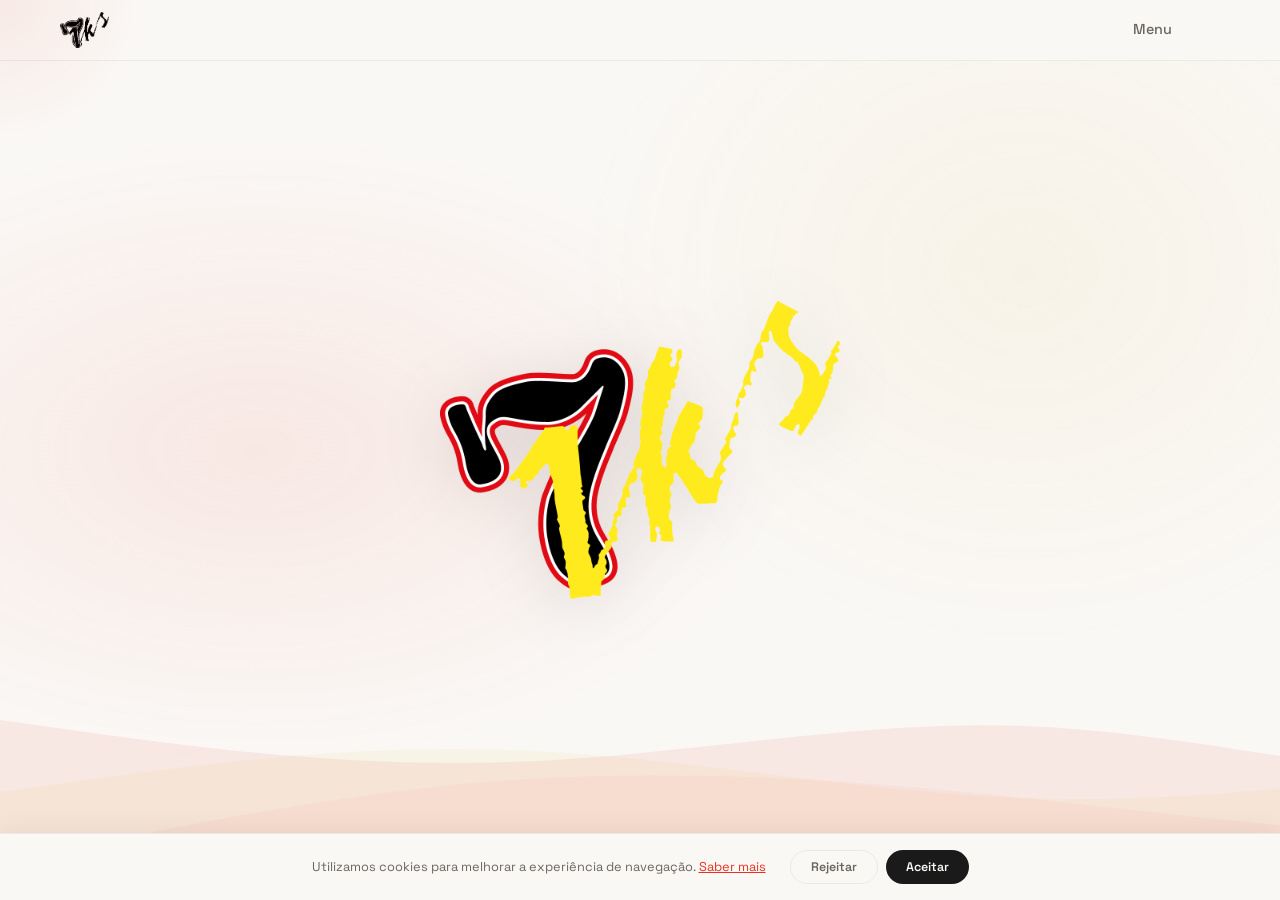
<file: index.html>
<!DOCTYPE html>
<html lang="pt">
<head>
    <meta charset="UTF-8">
    <!-- Google Tag Manager -->
    <script>(function(w,d,s,l,i){w[l]=w[l]||[];w[l].push({'gtm.start':
    new Date().getTime(),event:'gtm.js'});var f=d.getElementsByTagName(s)[0],
    j=d.createElement(s),dl=l!='dataLayer'?'&l='+l:'';j.async=true;j.src=
    'https://www.googletagmanager.com/gtm.js?id='+i+dl;f.parentNode.insertBefore(j,f);
    })(window,document,'script','dataLayer','GTM-W7SRKCGZ');</script>
    <!-- End Google Tag Manager -->
    <meta name="viewport" content="width=device-width, initial-scale=1.0">
    <title>7IKS - Bar e Café | Nazaré</title>
    <meta name="description" content="7IKS é um bar e café na Nazaré, Portugal.">
    <meta name="keywords" content="café Nazaré, bar Nazaré, cerveja Nazaré, cocktails Nazaré, 7IKS, 7 IKS, café bar Nazaré, Praça Sousa Oliveira">
    <meta name="robots" content="index, follow">
    <link rel="canonical" href="https://7iks.pt/">
    <meta name="author" content="7 IKS">
    <meta name="geo.region" content="PT-10">
    <meta name="geo.placename" content="Nazaré">
    <meta name="geo.position" content="39.601999;-9.073535">
    <meta name="ICBM" content="39.601999, -9.073535">

    <!-- Open Graph / Facebook -->
    <meta property="og:type" content="website">
    <meta property="og:url" content="https://7iks.pt/">
    <meta property="og:title" content="7IKS - Bar e Café | Nazaré">
    <meta property="og:description" content="7IKS é um bar e café na Nazaré, Portugal.">
    <meta property="og:image" content="https://7iks.pt/7iks_logo.jpg">
    <meta property="og:image:type" content="image/jpeg">
    <meta property="og:image:width" content="1000">
    <meta property="og:image:height" content="1000">
    <meta property="og:locale" content="pt_PT">
    <meta property="og:locale:alternate" content="en_GB">
    <meta property="og:site_name" content="7 IKS">

    <!-- Twitter Card -->
    <meta name="twitter:card" content="summary">
    <meta name="twitter:title" content="7IKS - Bar e Café | Nazaré">
    <meta name="twitter:description" content="7IKS é um bar e café na Nazaré, Portugal.">
    <meta name="twitter:image" content="https://7iks.pt/7iks_logo.jpg">

    <link rel="icon" type="image/svg+xml" href="7iks-favicon.ico">
    <link rel="preconnect" href="https://fonts.googleapis.com">
    <link rel="preconnect" href="https://fonts.gstatic.com" crossorigin>
    <link href="https://fonts.googleapis.com/css2?family=Space+Grotesk:wght@300;400;500;600;700&family=Syne:wght@400;500;600;700;800&display=swap" rel="stylesheet">
    <link rel="stylesheet" href="style.css">

    <!-- Structured Data — Local Business -->
    <script type="application/ld+json">
    {
        "@context": "https://schema.org",
        "@type": "BarOrPub",
        "name": "7 IKS",
        "alternateName": "7Iks",
        "description": "7IKS é um bar e café na Nazaré, Portugal.",
        "url": "https://7iks.pt",
        "email": "geral@7iks.pt",
        "address": {
            "@type": "PostalAddress",
            "streetAddress": "Praça Sousa Oliveira 8",
            "addressLocality": "Nazaré",
            "postalCode": "2450-159",
            "addressCountry": "PT"
        },
        "geo": {
            "@type": "GeoCoordinates",
            "latitude": 39.601999,
            "longitude": -9.073535
        },
        "hasMenu": "https://7iks.pt/menu/",
        "servesCuisine": ["Coffee", "Beer", "Cocktails", "Wine"],
        "priceRange": "€€",
        "currenciesAccepted": "EUR",
        "paymentAccepted": "Cash, Credit Card, Debit Card, MB Way",
        "image": "https://7iks.pt/7iks_logo.jpg",
        "sameAs": []
    }
    </script>
</head>
<body data-mode="day" class="home-page">
<!-- Google Tag Manager (noscript) -->
<noscript><iframe src="https://www.googletagmanager.com/ns.html?id=GTM-W7SRKCGZ"
height="0" width="0" style="display:none;visibility:hidden"></iframe></noscript>
<!-- End Google Tag Manager (noscript) -->

    <!-- Cursor follower -->
    <div class="cursor-glow" id="cursorGlow"></div>

    <!-- Wave background -->
    <div class="wave-container" id="waveContainer">
        <svg class="wave wave-1" viewBox="0 0 1440 320" preserveAspectRatio="none">
            <path d="M0,160L48,170.7C96,181,192,203,288,197.3C384,192,480,160,576,165.3C672,171,768,213,864,218.7C960,224,1056,192,1152,165.3C1248,139,1344,117,1392,106.7L1440,96L1440,320L1392,320C1344,320,1248,320,1152,320C1056,320,960,320,864,320C768,320,672,320,576,320C480,320,384,320,288,320C192,320,96,320,48,320L0,320Z"></path>
        </svg>
        <svg class="wave wave-2" viewBox="0 0 1440 320" preserveAspectRatio="none">
            <path d="M0,224L48,213.3C96,203,192,181,288,186.7C384,192,480,224,576,229.3C672,235,768,213,864,192C960,171,1056,149,1152,154.7C1248,160,1344,192,1392,208L1440,224L1440,320L1392,320C1344,320,1248,320,1152,320C1056,320,960,320,864,320C768,320,672,320,576,320C480,320,384,320,288,320C192,320,96,320,48,320L0,320Z"></path>
        </svg>
        <svg class="wave wave-3" viewBox="0 0 1440 320" preserveAspectRatio="none">
            <path d="M0,288L48,272C96,256,192,224,288,213.3C384,203,480,213,576,229.3C672,245,768,267,864,261.3C960,256,1056,224,1152,213.3C1248,203,1344,213,1392,218.7L1440,224L1440,320L1392,320C1344,320,1248,320,1152,320C1056,320,960,320,864,320C768,320,672,320,576,320C480,320,384,320,288,320C192,320,96,320,48,320L0,320Z"></path>
        </svg>
    </div>

    <!-- Navigation -->
    <nav class="nav" id="nav">
        <div class="nav-inner">
            <a href="/" class="nav-logo-img">
                <img src="7iks.png" alt="7Iks" class="nav-logo-image">
            </a>
            <div class="nav-actions">
                <a href="menu/" class="nav-link">Menu</a>
            </div>
        </div>
    </nav>

    <!-- Hero — static fullscreen with centered logo -->
    <section class="hero home-hero" id="hero">
        <div class="hero-content">
            <h1 class="sr-only">7IKS - Bar e Café em Nazaré, Portugal</h1>
            <img src="7iks-logo-01.png" alt="7IKS - Bar e Café em Nazaré" class="home-center-logo" data-nosnippet>
        </div>
        <div class="hero-ambient"></div>
    </section>

    <!-- Footer -->
    <footer class="site-footer">
        <div class="footer-inner">
            <div class="footer-info">
                <span class="footer-name">7 IKS</span>
                <span class="footer-sep">&middot;</span>
                <a href="https://maps.app.goo.gl/gRGPN1h8VQfJtkDP8" target="_blank" rel="noopener" class="footer-link">Praça Sousa Oliveira 8, Nazaré</a>
                <span class="footer-sep">&middot;</span>
                <a href="mailto:geral@7iks.pt" class="footer-link">geral@7iks.pt</a>
            </div>
            <div class="footer-legal">
                <a href="/privacidade/" class="footer-legal-link">Política de Privacidade</a>
                <span class="footer-legal-sep"></span>
                <a href="https://www.livroreclamacoes.pt" target="_blank" rel="noopener" class="footer-legal-link">Livro de Reclamações</a>
            </div>
        </div>
    </footer>

    <!-- Cookie Banner -->
    <div class="cookie-banner" id="cookieBanner">
        <p class="cookie-text">Utilizamos cookies para melhorar a experiência de navegação. <a href="privacidade.html" class="cookie-policy-link">Saber mais</a></p>
        <div class="cookie-actions">
            <button class="cookie-btn cookie-btn-reject" id="cookieReject">Rejeitar</button>
            <button class="cookie-btn cookie-btn-accept" id="cookieAccept">Aceitar</button>
        </div>
    </div>

    <script src="cookies.js"></script>
    <script src="script-home.js"></script>
</body>
</html>
</file>
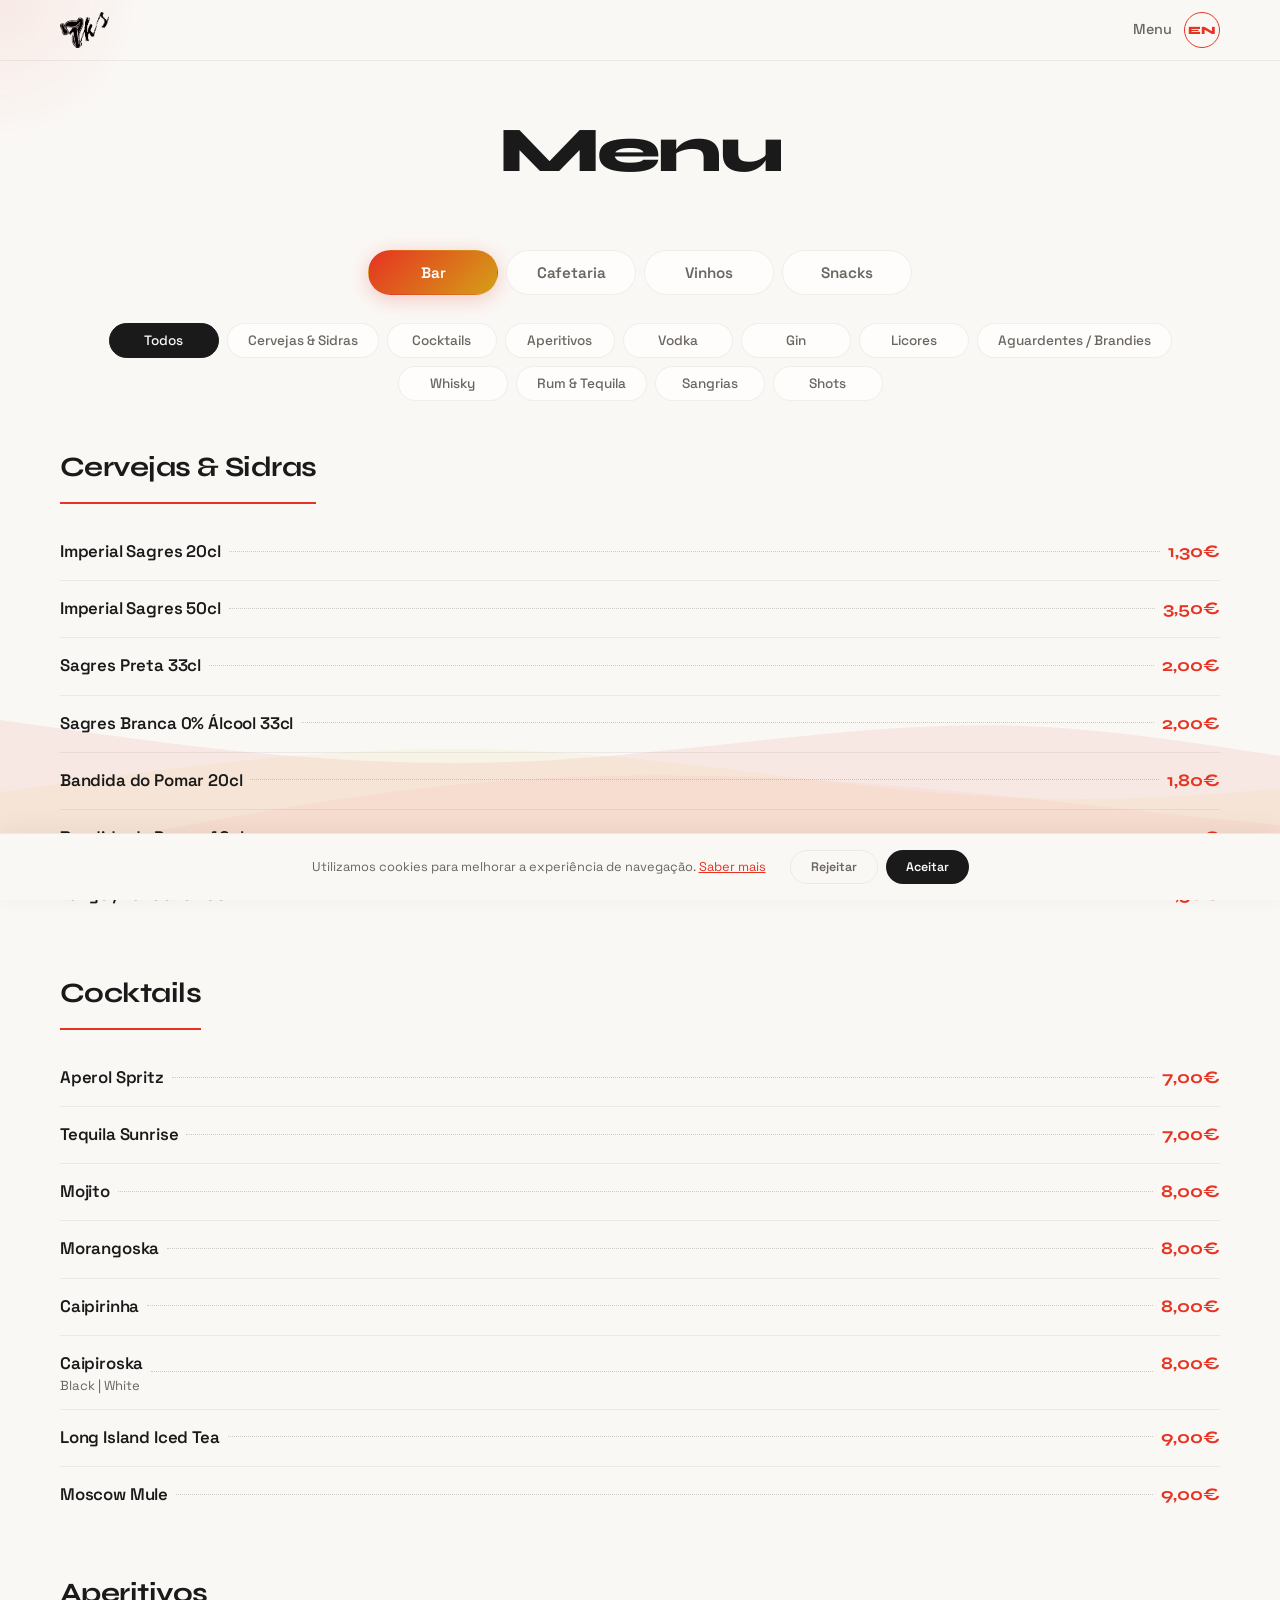
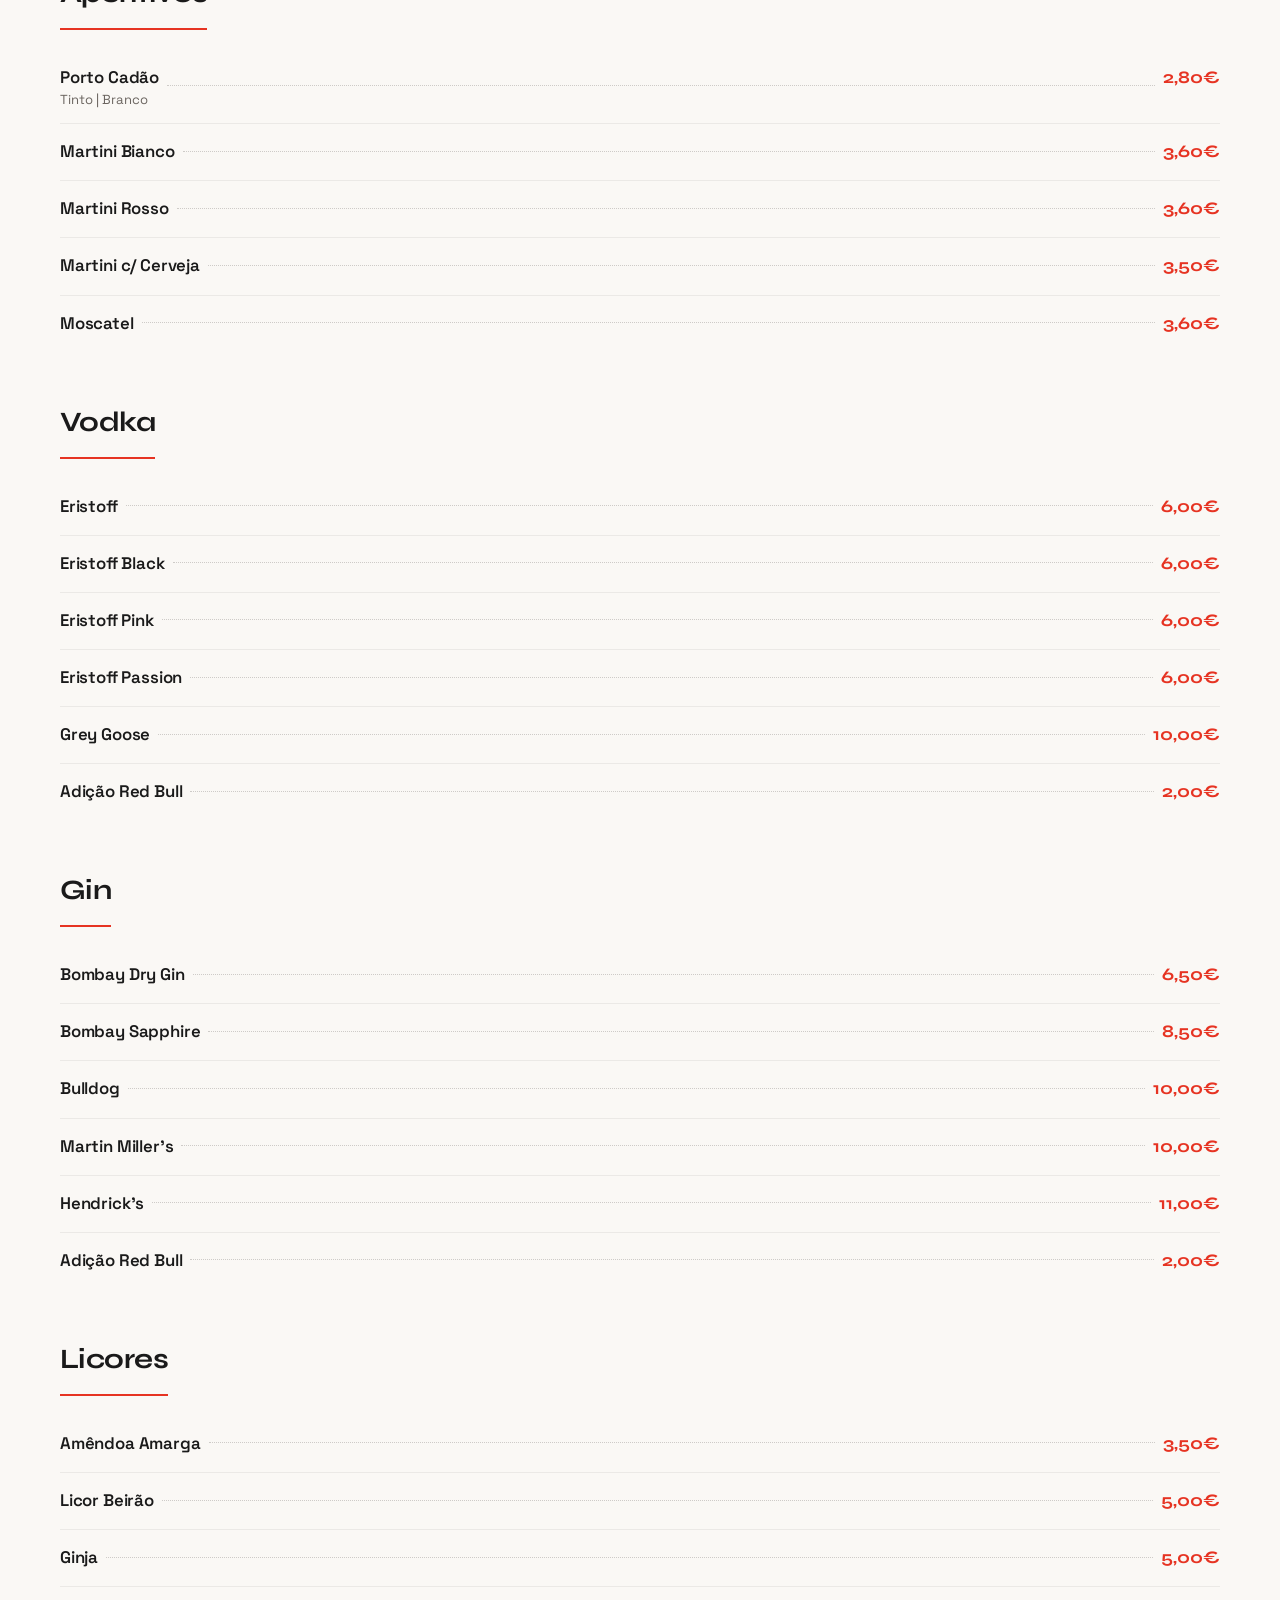
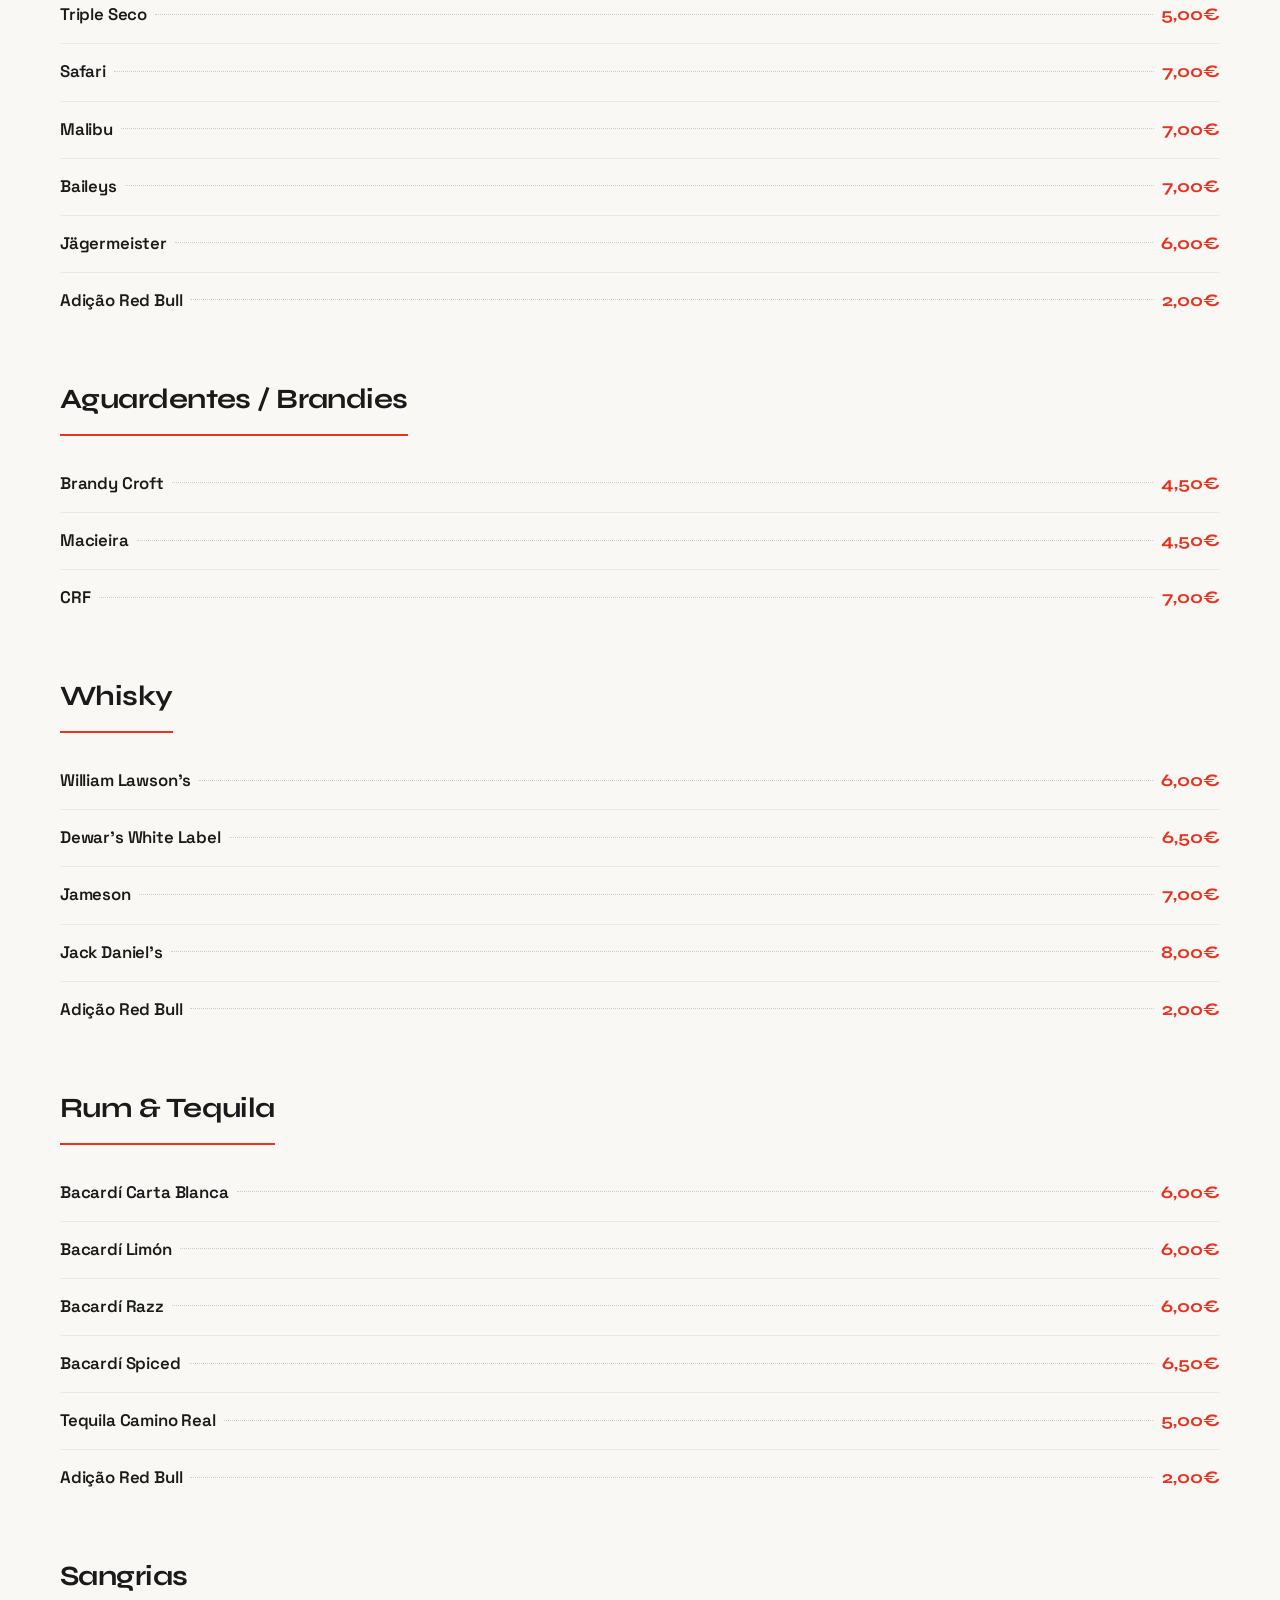
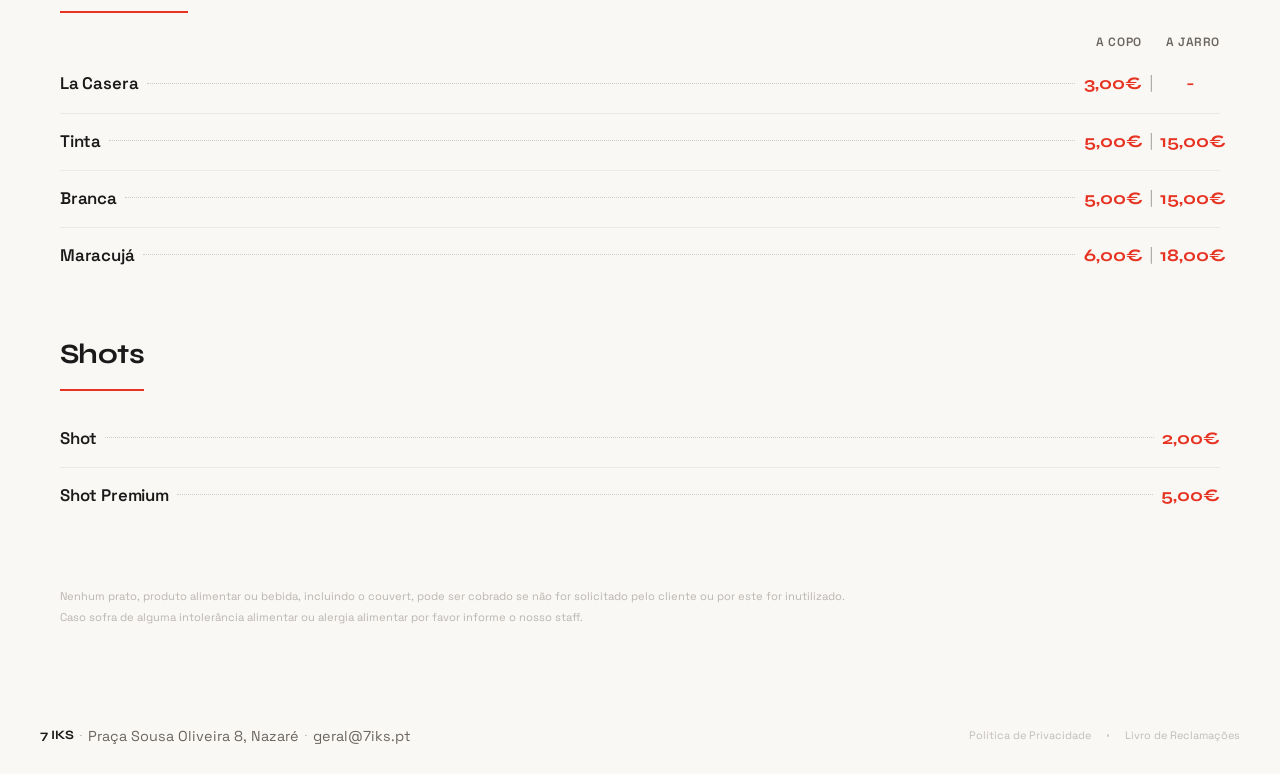
<file: menu/index.html>
<!DOCTYPE html>
<html lang="pt">
<head>
    <meta charset="UTF-8">
    <!-- Google Tag Manager -->
    <script>(function(w,d,s,l,i){w[l]=w[l]||[];w[l].push({'gtm.start':
    new Date().getTime(),event:'gtm.js'});var f=d.getElementsByTagName(s)[0],
    j=d.createElement(s),dl=l!='dataLayer'?'&l='+l:'';j.async=true;j.src=
    'https://www.googletagmanager.com/gtm.js?id='+i+dl;f.parentNode.insertBefore(j,f);
    })(window,document,'script','dataLayer','GTM-W7SRKCGZ');</script>
    <!-- End Google Tag Manager -->
    <meta name="viewport" content="width=device-width, initial-scale=1.0">
    <title>Menu 7IKS - Bar e Café | Nazaré</title>
    <meta name="description" content="Menu do 7IKS na Nazaré.">
    <meta name="keywords" content="menu bar Nazaré, menu café Nazaré, preços bebidas Nazaré, cervejas Nazaré, cocktails Nazaré, 7IKS menu">
    <meta name="robots" content="index, follow">
    <link rel="canonical" href="https://7iks.pt/menu/">
    <meta name="author" content="7 IKS">

    <!-- Open Graph / Facebook -->
    <meta property="og:type" content="website">
    <meta property="og:url" content="https://7iks.pt/menu/">
    <meta property="og:title" content="Menu - 7IKS | Bar e Café na Nazaré">
    <meta property="og:description" content="7IKS é um bar e café na Nazaré, Portugal.">
    <meta property="og:image" content="https://7iks.pt/7iks_logo.jpg">
    <meta property="og:image:type" content="image/jpeg">
    <meta property="og:image:width" content="1000">
    <meta property="og:image:height" content="1000">
    <meta property="og:locale" content="pt_PT">
    <meta property="og:site_name" content="7 IKS">

    <!-- Twitter Card -->
    <meta name="twitter:card" content="summary">
    <meta name="twitter:title" content="Menu - 7IKS | Bar e Café na Nazaré">
    <meta name="twitter:description" content="7IKS é um bar e café na Nazaré, Portugal.">
    <meta name="twitter:image" content="https://7iks.pt/7iks_logo.jpg">

    <link rel="icon" type="image/svg+xml" href="../7iks-favicon.svg">
    <link rel="preconnect" href="https://fonts.googleapis.com">
    <link rel="preconnect" href="https://fonts.gstatic.com" crossorigin>
    <link href="https://fonts.googleapis.com/css2?family=Space+Grotesk:wght@300;400;500;600;700&family=Syne:wght@400;500;600;700;800&display=swap" rel="stylesheet">
    <link rel="stylesheet" href="../style.css">

    <!-- Structured Data — Menu Page -->
    <script type="application/ld+json">
    {
        "@context": "https://schema.org",
        "@type": "Menu",
        "name": "Menu do 7IKS",
        "description": "Menu do 7IKS - Bar e Café na Nazaré",
        "url": "https://7iks.pt/menu/",
        "hasMenuSection": [
            {
                "@type": "MenuSection",
                "name": "Bar",
                "description": "Cervejas, sidras, cocktails, aperitivos, vodka, gin, licores, whisky, rum e shots"
            },
            {
                "@type": "MenuSection",
                "name": "Cafetaria",
                "description": "Cafés, sumos, refrigerantes e águas"
            },
            {
                "@type": "MenuSection",
                "name": "Vinhos",
                "description": "Vinhos tintos e brancos portugueses a copo e garrafa"
            }
        ],
        "inLanguage": ["pt", "en"]
    }
    </script>
</head>
<body data-mode="day" class="menu-page">
<!-- Google Tag Manager (noscript) -->
<noscript><iframe src="https://www.googletagmanager.com/ns.html?id=GTM-W7SRKCGZ"
height="0" width="0" style="display:none;visibility:hidden"></iframe></noscript>
<!-- End Google Tag Manager (noscript) -->

    <!-- Cursor follower -->
    <div class="cursor-glow" id="cursorGlow"></div>

    <!-- Wave background -->
    <div class="wave-container" id="waveContainer">
        <svg class="wave wave-1" viewBox="0 0 1440 320" preserveAspectRatio="none">
            <path d="M0,160L48,170.7C96,181,192,203,288,197.3C384,192,480,160,576,165.3C672,171,768,213,864,218.7C960,224,1056,192,1152,165.3C1248,139,1344,117,1392,106.7L1440,96L1440,320L1392,320C1344,320,1248,320,1152,320C1056,320,960,320,864,320C768,320,672,320,576,320C480,320,384,320,288,320C192,320,96,320,48,320L0,320Z"></path>
        </svg>
        <svg class="wave wave-2" viewBox="0 0 1440 320" preserveAspectRatio="none">
            <path d="M0,224L48,213.3C96,203,192,181,288,186.7C384,192,480,224,576,229.3C672,235,768,213,864,192C960,171,1056,149,1152,154.7C1248,160,1344,192,1392,208L1440,224L1440,320L1392,320C1344,320,1248,320,1152,320C1056,320,960,320,864,320C768,320,672,320,576,320C480,320,384,320,288,320C192,320,96,320,48,320L0,320Z"></path>
        </svg>
        <svg class="wave wave-3" viewBox="0 0 1440 320" preserveAspectRatio="none">
            <path d="M0,288L48,272C96,256,192,224,288,213.3C384,203,480,213,576,229.3C672,245,768,267,864,261.3C960,256,1056,224,1152,213.3C1248,203,1344,213,1392,218.7L1440,224L1440,320L1392,320C1344,320,1248,320,1152,320C1056,320,960,320,864,320C768,320,672,320,576,320C480,320,384,320,288,320C192,320,96,320,48,320L0,320Z"></path>
        </svg>
    </div>

    <!-- Navigation — identical to homepage -->
    <nav class="nav" id="nav">
        <div class="nav-inner">
            <a href="../" class="nav-logo-img">
                <img src="../7iks.png" alt="7Iks" class="nav-logo-image">
            </a>
            <div class="nav-actions">
                <a href="../menu/" class="nav-link">Menu</a>
            </div>
        </div>
    </nav>

    <!-- Menu Section -->
    <section class="menu-section" id="menu">
        <div class="container">
            <div class="section-header">
                <h1 class="section-title">Menu</h1>
            </div>

            <!-- Menu mode tabs -->
            <div class="menu-mode-tabs">
                <button class="menu-mode-tab active" data-menu-mode="bar">
                    Bar
                </button>
                <button class="menu-mode-tab" data-menu-mode="cafetaria">
                    Cafetaria
                </button>
                <button class="menu-mode-tab" data-menu-mode="vinhos">
                    Vinhos
                </button>
                <button class="menu-mode-tab" data-menu-mode="snacks">
                    Snacks
                </button>
            </div>

            <!-- Category pills -->
            <div class="category-scroll-wrapper">
                <div class="category-pills" id="categoryPills"></div>
            </div>

            <!-- Menu items rendered by category -->
            <div id="menuContent"></div>
        </div>
    </section>

    <!-- Footer -->
    <footer class="site-footer">
        <div class="footer-inner">
            <div class="footer-info">
                <span class="footer-name">7 IKS</span>
                <span class="footer-sep">&middot;</span>
                <a href="https://maps.app.goo.gl/gRGPN1h8VQfJtkDP8" target="_blank" rel="noopener" class="footer-link">Praça Sousa Oliveira 8, Nazaré</a>
                <span class="footer-sep">&middot;</span>
                <a href="mailto:geral@7iks.pt" class="footer-link">geral@7iks.pt</a>
            </div>
            <div class="footer-legal">
                <a href="../privacidade/" class="footer-legal-link">Política de Privacidade</a>
                <span class="footer-legal-sep"></span>
                <a href="https://www.livroreclamacoes.pt" target="_blank" rel="noopener" class="footer-legal-link">Livro de Reclamações</a>
            </div>
        </div>
    </footer>

    <!-- Cookie Banner -->
    <div class="cookie-banner" id="cookieBanner">
        <p class="cookie-text">Utilizamos cookies para melhorar a experiência de navegação. <a href="../privacidade.html" class="cookie-policy-link">Saber mais</a></p>
        <div class="cookie-actions">
            <button class="cookie-btn cookie-btn-reject" id="cookieReject">Rejeitar</button>
            <button class="cookie-btn cookie-btn-accept" id="cookieAccept">Aceitar</button>
        </div>
    </div>

    <script src="../cookies.js"></script>
    <script src="../script.js"></script>
</body>
</html>
</file>
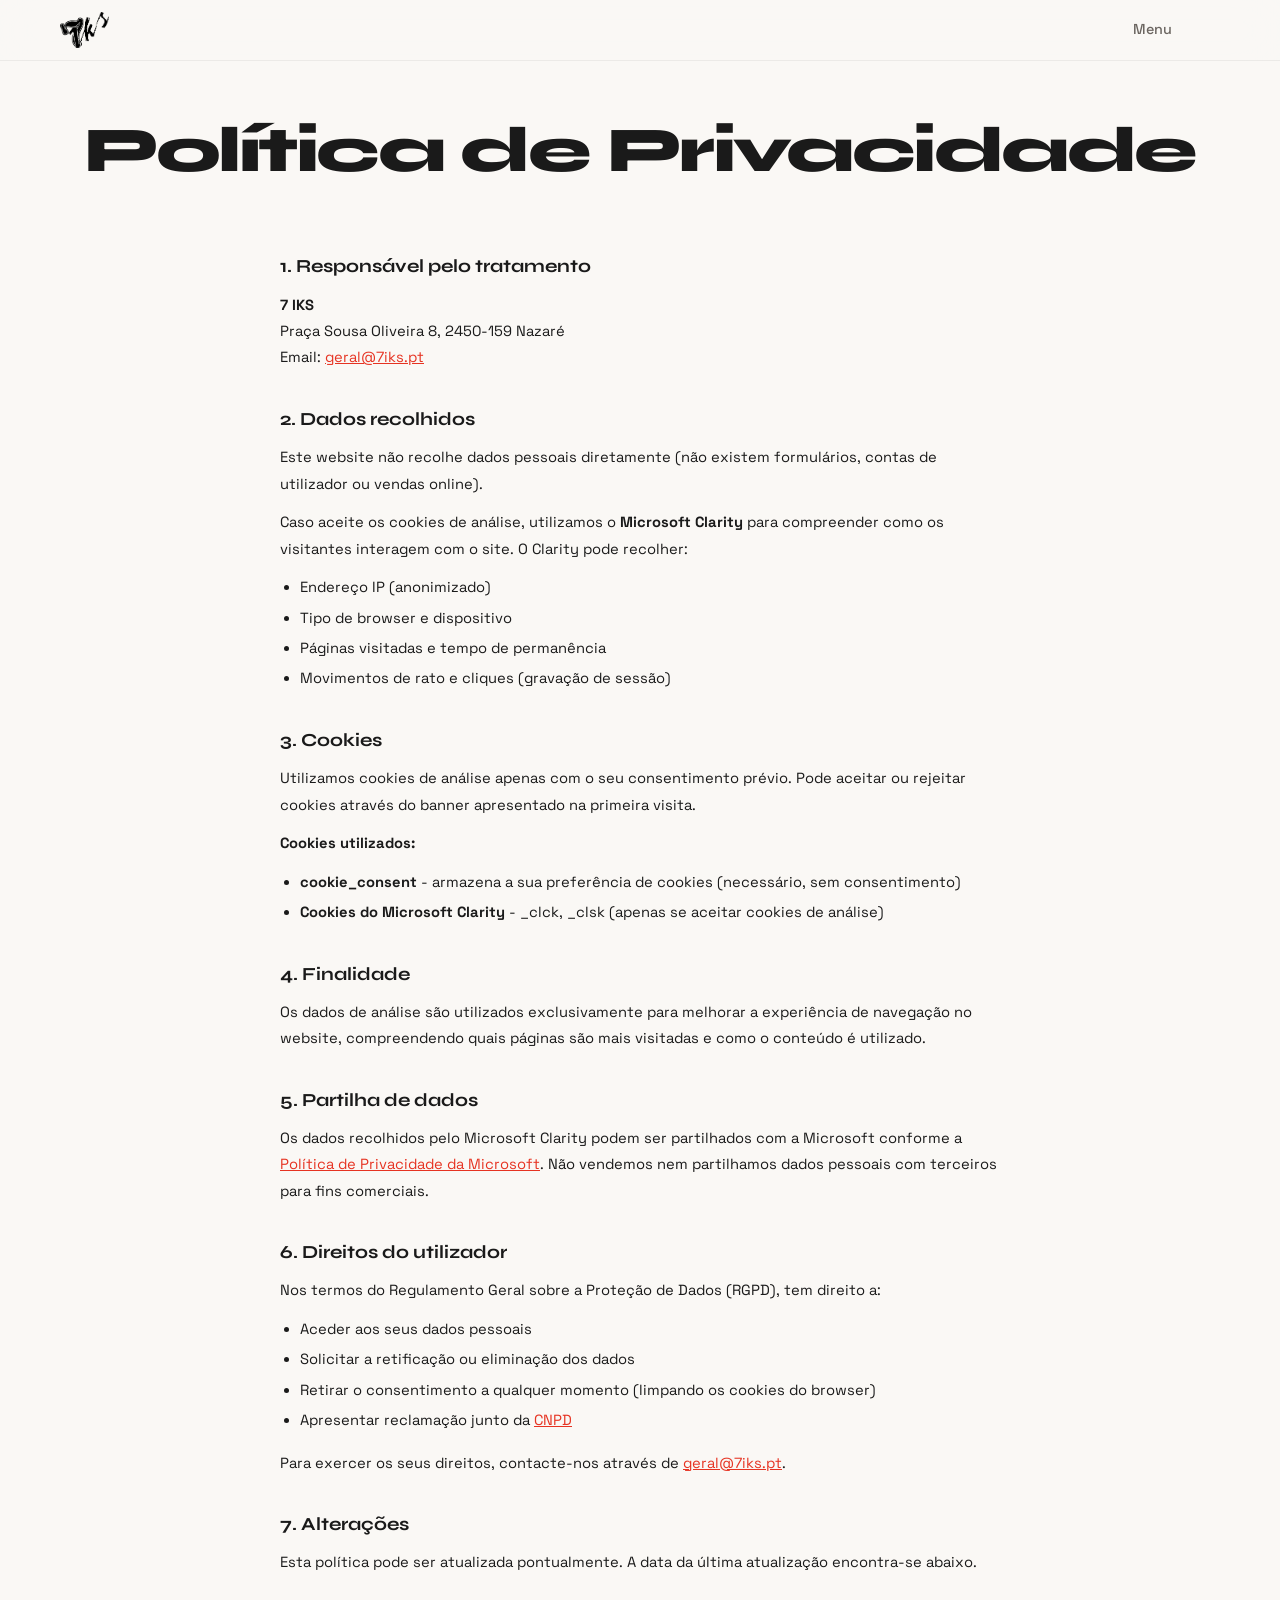
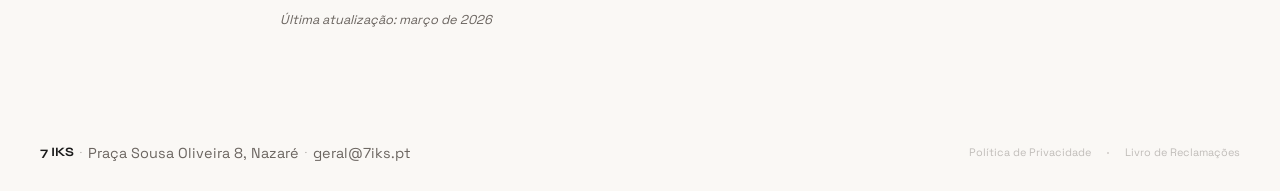
<file: privacidade/index.html>
<!DOCTYPE html>
<html lang="pt">
<head>
    <meta charset="UTF-8">
    <!-- Google Tag Manager -->
    <script>(function(w,d,s,l,i){w[l]=w[l]||[];w[l].push({'gtm.start':
    new Date().getTime(),event:'gtm.js'});var f=d.getElementsByTagName(s)[0],
    j=d.createElement(s),dl=l!='dataLayer'?'&l='+l:'';j.async=true;j.src=
    'https://www.googletagmanager.com/gtm.js?id='+i+dl;f.parentNode.insertBefore(j,f);
    })(window,document,'script','dataLayer','GTM-W7SRKCGZ');</script>
    <!-- End Google Tag Manager -->
    <meta name="viewport" content="width=device-width, initial-scale=1.0">
    <title>Política de Privacidade - 7IKS | Bar e Café em Nazaré</title>
    <meta name="description" content="Política de privacidade e cookies do 7IKS.">
    <meta name="robots" content="index, follow">
    <link rel="canonical" href="https://7iks.pt/privacidade.html">

    <!-- Open Graph -->
    <meta property="og:type" content="website">
    <meta property="og:url" content="https://7iks.pt/privacidade.html">
    <meta property="og:title" content="Política de Privacidade - 7IKS">
    <meta property="og:description" content="Informação sobre privacidade, cookies e proteção de dados do 7IKS.">
    <meta property="og:image" content="https://7iks.pt/7iks_logo.jpg">
    <meta property="og:image:type" content="image/jpeg">
    <meta property="og:image:width" content="1000">
    <meta property="og:image:height" content="1000">
    <meta property="og:locale" content="pt_PT">
    <meta property="og:site_name" content="7 IKS">

    <link rel="icon" type="image/svg+xml" href="7iks-favicon.svg">
    <link rel="preconnect" href="https://fonts.googleapis.com">
    <link rel="preconnect" href="https://fonts.gstatic.com" crossorigin>
    <link href="https://fonts.googleapis.com/css2?family=Space+Grotesk:wght@300;400;500;600;700&family=Syne:wght@400;500;600;700;800&display=swap" rel="stylesheet">
    <link rel="stylesheet" href="/style.css">
</head>
<body data-mode="day" class="privacy-page">
<!-- Google Tag Manager (noscript) -->
<noscript><iframe src="https://www.googletagmanager.com/ns.html?id=GTM-W7SRKCGZ"
height="0" width="0" style="display:none;visibility:hidden"></iframe></noscript>
<!-- End Google Tag Manager (noscript) -->

    <!-- Navigation -->
    <nav class="nav" id="nav">
        <div class="nav-inner">
            <a href="/" class="nav-logo-img">
                <img src="/7iks.png" alt="7Iks" class="nav-logo-image">
            </a>
            <div class="nav-actions">
                <a href="/menu/" class="nav-link">Menu</a>
            </div>
        </div>
    </nav>

    <section class="privacy-section">
        <div class="container">
            <div class="section-header">
                <h1 class="section-title">Política de Privacidade</h1>
            </div>

            <div class="privacy-content">
                <h3>1. Responsável pelo tratamento</h3>
                <p><strong>7 IKS</strong><br>
                Praça Sousa Oliveira 8, 2450-159 Nazaré<br>
                Email: <a href="mailto:geral@7iks.pt">geral@7iks.pt</a></p>

                <h3>2. Dados recolhidos</h3>
                <p>Este website não recolhe dados pessoais diretamente (não existem formulários, contas de utilizador ou vendas online).</p>
                <p>Caso aceite os cookies de análise, utilizamos o <strong>Microsoft Clarity</strong> para compreender como os visitantes interagem com o site. O Clarity pode recolher:</p>
                <ul>
                    <li>Endereço IP (anonimizado)</li>
                    <li>Tipo de browser e dispositivo</li>
                    <li>Páginas visitadas e tempo de permanência</li>
                    <li>Movimentos de rato e cliques (gravação de sessão)</li>
                </ul>

                <h3>3. Cookies</h3>
                <p>Utilizamos cookies de análise apenas com o seu consentimento prévio. Pode aceitar ou rejeitar cookies através do banner apresentado na primeira visita.</p>
                <p><strong>Cookies utilizados:</strong></p>
                <ul>
                    <li><strong>cookie_consent</strong> - armazena a sua preferência de cookies (necessário, sem consentimento)</li>
                    <li><strong>Cookies do Microsoft Clarity</strong> - _clck, _clsk (apenas se aceitar cookies de análise)</li>
                </ul>

                <h3>4. Finalidade</h3>
                <p>Os dados de análise são utilizados exclusivamente para melhorar a experiência de navegação no website, compreendendo quais páginas são mais visitadas e como o conteúdo é utilizado.</p>

                <h3>5. Partilha de dados</h3>
                <p>Os dados recolhidos pelo Microsoft Clarity podem ser partilhados com a Microsoft conforme a <a href="https://privacy.microsoft.com/privacystatement" target="_blank" rel="noopener">Política de Privacidade da Microsoft</a>. Não vendemos nem partilhamos dados pessoais com terceiros para fins comerciais.</p>

                <h3>6. Direitos do utilizador</h3>
                <p>Nos termos do Regulamento Geral sobre a Proteção de Dados (RGPD), tem direito a:</p>
                <ul>
                    <li>Aceder aos seus dados pessoais</li>
                    <li>Solicitar a retificação ou eliminação dos dados</li>
                    <li>Retirar o consentimento a qualquer momento (limpando os cookies do browser)</li>
                    <li>Apresentar reclamação junto da <a href="https://www.cnpd.pt" target="_blank" rel="noopener">CNPD</a></li>
                </ul>
                <p>Para exercer os seus direitos, contacte-nos através de <a href="mailto:geral@7iks.pt">geral@7iks.pt</a>.</p>

                <h3>7. Alterações</h3>
                <p>Esta política pode ser atualizada pontualmente. A data da última atualização encontra-se abaixo.</p>
                <p class="privacy-date">Última atualização: março de 2026</p>
            </div>
        </div>
    </section>

    <!-- Footer -->
    <footer class="site-footer">
        <div class="footer-inner">
            <div class="footer-info">
                <span class="footer-name">7 IKS</span>
                <span class="footer-sep">&middot;</span>
                <a href="https://maps.app.goo.gl/gRGPN1h8VQfJtkDP8" target="_blank" rel="noopener" class="footer-link">Praça Sousa Oliveira 8, Nazaré</a>
                <span class="footer-sep">&middot;</span>
                <a href="mailto:geral@7iks.pt" class="footer-link">geral@7iks.pt</a>
            </div>
            <div class="footer-legal">
                <a href="/privacidade/" class="footer-legal-link">Política de Privacidade</a>
                <span class="footer-legal-sep"></span>
                <a href="https://www.livroreclamacoes.pt" target="_blank" rel="noopener" class="footer-legal-link">Livro de Reclamações</a>
            </div>
        </div>
    </footer>

</body>
</html>
</file>
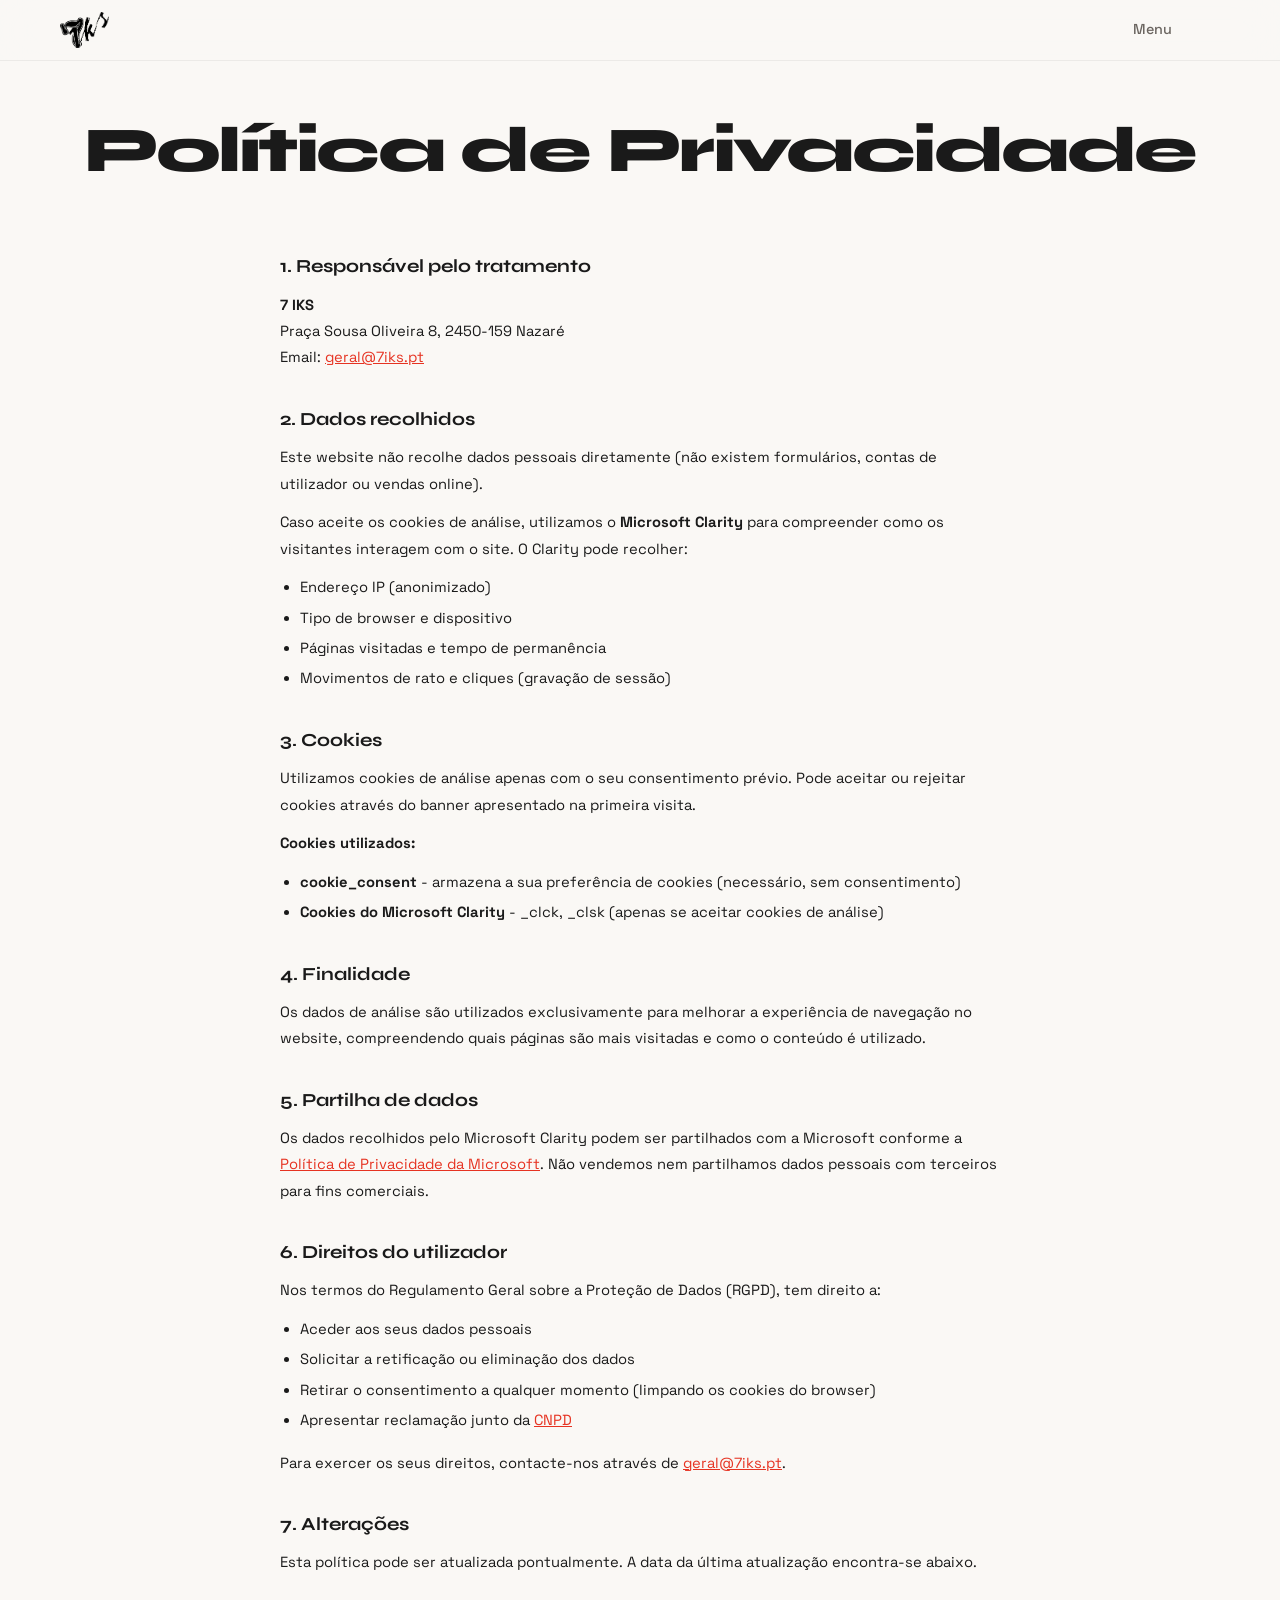
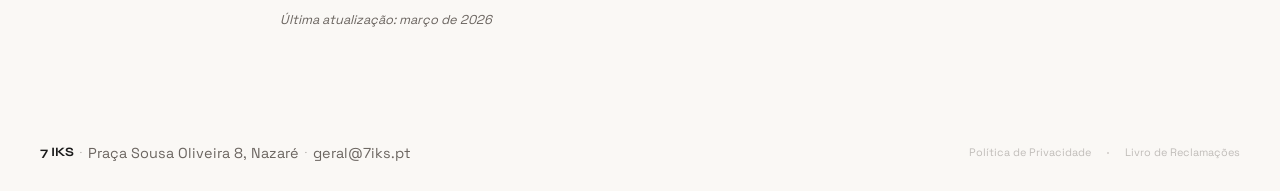
<file: privacidade.html>
<!DOCTYPE html>
<html lang="pt">
<head>
    <meta charset="UTF-8">
    <meta name="viewport" content="width=device-width, initial-scale=1.0">
    <title>Política de Privacidade - 7IKS | Bar e Café em Nazaré</title>
    <meta name="description" content="Política de privacidade e cookies do 7IKS.">
    <meta name="robots" content="index, follow">
    <link rel="canonical" href="https://7iks.pt/privacidade.html">

    <!-- Open Graph -->
    <meta property="og:type" content="website">
    <meta property="og:url" content="https://7iks.pt/privacidade.html">
    <meta property="og:title" content="Política de Privacidade - 7IKS">
    <meta property="og:description" content="Informação sobre privacidade, cookies e proteção de dados do 7IKS.">
    <meta property="og:image" content="https://7iks.pt/7iks_logo.jpg">
    <meta property="og:image:type" content="image/jpeg">
    <meta property="og:image:width" content="1000">
    <meta property="og:image:height" content="1000">
    <meta property="og:locale" content="pt_PT">
    <meta property="og:site_name" content="7 IKS">

    <link rel="icon" type="image/svg+xml" href="7iks-favicon.svg">
    <link rel="preconnect" href="https://fonts.googleapis.com">
    <link rel="preconnect" href="https://fonts.gstatic.com" crossorigin>
    <link href="https://fonts.googleapis.com/css2?family=Space+Grotesk:wght@300;400;500;600;700&family=Syne:wght@400;500;600;700;800&display=swap" rel="stylesheet">
    <link rel="stylesheet" href="style.css">
</head>
<body data-mode="day" class="privacy-page">

    <!-- Navigation -->
    <nav class="nav" id="nav">
        <div class="nav-inner">
            <a href="/" class="nav-logo-img">
                <img src="7iks.png" alt="7Iks" class="nav-logo-image">
            </a>
            <div class="nav-actions">
                <a href="menu/" class="nav-link">Menu</a>
            </div>
        </div>
    </nav>

    <section class="privacy-section">
        <div class="container">
            <div class="section-header">
                <h1 class="section-title">Política de Privacidade</h1>
            </div>

            <div class="privacy-content">
                <h3>1. Responsável pelo tratamento</h3>
                <p><strong>7 IKS</strong><br>
                Praça Sousa Oliveira 8, 2450-159 Nazaré<br>
                Email: <a href="mailto:geral@7iks.pt">geral@7iks.pt</a></p>

                <h3>2. Dados recolhidos</h3>
                <p>Este website não recolhe dados pessoais diretamente (não existem formulários, contas de utilizador ou vendas online).</p>
                <p>Caso aceite os cookies de análise, utilizamos o <strong>Microsoft Clarity</strong> para compreender como os visitantes interagem com o site. O Clarity pode recolher:</p>
                <ul>
                    <li>Endereço IP (anonimizado)</li>
                    <li>Tipo de browser e dispositivo</li>
                    <li>Páginas visitadas e tempo de permanência</li>
                    <li>Movimentos de rato e cliques (gravação de sessão)</li>
                </ul>

                <h3>3. Cookies</h3>
                <p>Utilizamos cookies de análise apenas com o seu consentimento prévio. Pode aceitar ou rejeitar cookies através do banner apresentado na primeira visita.</p>
                <p><strong>Cookies utilizados:</strong></p>
                <ul>
                    <li><strong>cookie_consent</strong> - armazena a sua preferência de cookies (necessário, sem consentimento)</li>
                    <li><strong>Cookies do Microsoft Clarity</strong> - _clck, _clsk (apenas se aceitar cookies de análise)</li>
                </ul>

                <h3>4. Finalidade</h3>
                <p>Os dados de análise são utilizados exclusivamente para melhorar a experiência de navegação no website, compreendendo quais páginas são mais visitadas e como o conteúdo é utilizado.</p>

                <h3>5. Partilha de dados</h3>
                <p>Os dados recolhidos pelo Microsoft Clarity podem ser partilhados com a Microsoft conforme a <a href="https://privacy.microsoft.com/privacystatement" target="_blank" rel="noopener">Política de Privacidade da Microsoft</a>. Não vendemos nem partilhamos dados pessoais com terceiros para fins comerciais.</p>

                <h3>6. Direitos do utilizador</h3>
                <p>Nos termos do Regulamento Geral sobre a Proteção de Dados (RGPD), tem direito a:</p>
                <ul>
                    <li>Aceder aos seus dados pessoais</li>
                    <li>Solicitar a retificação ou eliminação dos dados</li>
                    <li>Retirar o consentimento a qualquer momento (limpando os cookies do browser)</li>
                    <li>Apresentar reclamação junto da <a href="https://www.cnpd.pt" target="_blank" rel="noopener">CNPD</a></li>
                </ul>
                <p>Para exercer os seus direitos, contacte-nos através de <a href="mailto:geral@7iks.pt">geral@7iks.pt</a>.</p>

                <h3>7. Alterações</h3>
                <p>Esta política pode ser atualizada pontualmente. A data da última atualização encontra-se abaixo.</p>
                <p class="privacy-date">Última atualização: março de 2026</p>
            </div>
        </div>
    </section>

    <!-- Footer -->
    <footer class="site-footer">
        <div class="footer-inner">
            <div class="footer-info">
                <span class="footer-name">7 IKS</span>
                <span class="footer-sep">&middot;</span>
                <a href="https://maps.app.goo.gl/gRGPN1h8VQfJtkDP8" target="_blank" rel="noopener" class="footer-link">Praça Sousa Oliveira 8, Nazaré</a>
                <span class="footer-sep">&middot;</span>
                <a href="mailto:geral@7iks.pt" class="footer-link">geral@7iks.pt</a>
            </div>
            <div class="footer-legal">
                <a href="privacidade.html" class="footer-legal-link">Política de Privacidade</a>
                <span class="footer-legal-sep"></span>
                <a href="https://www.livroreclamacoes.pt" target="_blank" rel="noopener" class="footer-legal-link">Livro de Reclamações</a>
            </div>
        </div>
    </footer>

</body>
</html>
</file>
<file: style.css>
/* ===================================
   7Iks — Café & Bar | Nazaré
   Custom CSS — Mobile First
   =================================== */

/* --- Reset & Base --- */
*, *::before, *::after {
    margin: 0;
    padding: 0;
    box-sizing: border-box;
}

html {
    overflow-y: scroll;
}

/* Screen reader only — visually hidden but accessible */
.sr-only {
    position: absolute;
    width: 1px;
    height: 1px;
    padding: 0;
    margin: -1px;
    overflow: hidden;
    clip: rect(0, 0, 0, 0);
    white-space: nowrap;
    border: 0;
}

:root {
    /* Day mode (default) */
    --bg: #faf8f5;
    --bg-alt: #f0ece6;
    --text: #1a1a1a;
    --text-muted: #6b6560;
    --accent: #e63322;
    --accent-2: #d4a017;
    --card-bg: rgba(255,255,255,0.7);
    --card-border: rgba(0,0,0,0.06);
    --nav-bg: rgba(250,248,245,0.85);
    --glass: rgba(255,255,255,0.45);
    --wave-1: rgba(230, 51, 34, 0.08);
    --wave-2: rgba(212, 160, 23, 0.06);
    --wave-3: rgba(230, 51, 34, 0.04);
    --shadow: 0 4px 32px rgba(0,0,0,0.06);
    --shadow-lg: 0 12px 48px rgba(0,0,0,0.1);
    --radius: 16px;
    --radius-sm: 10px;
    --radius-xs: 6px;
    --transition: 0.4s cubic-bezier(0.4, 0, 0.2, 1);
    --font: 'Space Grotesk', sans-serif;
    --font-display: 'Syne', sans-serif;
}

[data-mode="night"] {
    --bg: #0a0a0f;
    --bg-alt: #12121a;
    --text: #f0ece6;
    --text-muted: #8a8590;
    --accent: #ff3a2f;
    --accent-2: #ffd700;
    --card-bg: rgba(255,255,255,0.04);
    --card-border: rgba(255,255,255,0.08);
    --nav-bg: rgba(10,10,15,0.9);
    --glass: rgba(255,255,255,0.06);
    --wave-1: rgba(255, 58, 47, 0.1);
    --wave-2: rgba(255, 215, 0, 0.06);
    --wave-3: rgba(255, 58, 47, 0.04);
    --shadow: 0 4px 32px rgba(0,0,0,0.3);
    --shadow-lg: 0 12px 48px rgba(0,0,0,0.5);
}

html {
    scroll-behavior: smooth;
    -webkit-text-size-adjust: 100%;
}

body {
    font-family: var(--font);
    background: var(--bg);
    color: var(--text);
    overflow-x: hidden;
    transition: background var(--transition), color var(--transition);
    line-height: 1.6;
    -webkit-font-smoothing: antialiased;
}

a {
    color: inherit;
    text-decoration: none;
}

img {
    max-width: 100%;
    display: block;
}

.container {
    width: 100%;
    max-width: 1200px;
    margin: 0 auto;
    padding: 0 20px;
}

/* --- Cursor Glow (desktop only) --- */
.cursor-glow {
    display: none;
}

@media (pointer: fine) {
    .cursor-glow {
        display: block;
        position: fixed;
        width: 300px;
        height: 300px;
        border-radius: 50%;
        pointer-events: none;
        z-index: 9999;
        transform: translate(-50%, -50%);
        background: radial-gradient(circle, var(--accent) 0%, transparent 70%);
        opacity: 0.07;
        transition: opacity 0.3s;
        will-change: transform;
    }

    [data-mode="night"] .cursor-glow {
        opacity: 0.12;
        width: 400px;
        height: 400px;
    }
}

/* --- Wave Background --- */
.wave-container {
    position: fixed;
    bottom: 0;
    left: 0;
    width: 100%;
    height: 40vh;
    pointer-events: none;
    z-index: 0;
    overflow: hidden;
}

.wave {
    position: absolute;
    bottom: 0;
    left: 0;
    width: 200%;
    height: 100%;
}

.wave path {
    transition: fill var(--transition);
}

.wave-1 path {
    fill: var(--wave-1);
}

.wave-2 path {
    fill: var(--wave-2);
}

.wave-3 path {
    fill: var(--wave-3);
}

.wave-1 {
    animation: wave-drift 12s ease-in-out infinite alternate;
}

.wave-2 {
    animation: wave-drift 16s ease-in-out infinite alternate-reverse;
}

.wave-3 {
    animation: wave-drift 20s ease-in-out infinite alternate;
}

@keyframes wave-drift {
    0% { transform: translateX(0); }
    100% { transform: translateX(-50%); }
}

/* --- Navigation --- */
.nav {
    position: fixed;
    top: 0;
    left: 0;
    right: 0;
    z-index: 1000;
    padding: 12px 0;
    background: var(--nav-bg);
    backdrop-filter: blur(20px);
    -webkit-backdrop-filter: blur(20px);
    border-bottom: 1px solid var(--card-border);
    transition: background var(--transition), border-color var(--transition);
}

.nav-inner {
    max-width: 1200px;
    margin: 0 auto;
    padding: 0 20px;
    display: flex;
    align-items: center;
    justify-content: space-between;
    position: relative;
}


.nav-logo {
    font-family: var(--font-display);
    font-size: 1.8rem;
    font-weight: 800;
    letter-spacing: -0.02em;
    background: linear-gradient(135deg, var(--accent), var(--accent-2));
    -webkit-background-clip: text;
    -webkit-text-fill-color: transparent;
    background-clip: text;
}

.nav-logo-img {
    display: flex;
    align-items: center;
}

.nav-logo-image {
    height: 36px;
    width: auto;
}

.nav-links {
    display: none;
    gap: 32px;
}

.nav-link {
    font-size: 0.9rem;
    font-weight: 500;
    color: var(--text-muted);
    transition: color 0.3s;
    position: relative;
}

.nav-link::after {
    content: '';
    position: absolute;
    bottom: -4px;
    left: 0;
    width: 0;
    height: 2px;
    background: var(--accent);
    transition: width 0.3s;
    border-radius: 1px;
}

.nav-link:hover {
    color: var(--text);
}

.nav-link:hover::after {
    width: 100%;
}

.nav-actions {
    display: flex;
    align-items: center;
    gap: 12px;
    padding-right: 48px;
}

/* Mode Toggle */
.mode-toggle {
    position: relative;
    width: 56px;
    height: 30px;
    border: none;
    border-radius: 15px;
    background: var(--bg-alt);
    cursor: pointer;
    overflow: hidden;
    border: 1px solid var(--card-border);
    transition: background var(--transition), border-color var(--transition);
}

.mode-icon {
    position: absolute;
    top: 50%;
    transform: translateY(-50%);
    font-size: 14px;
    transition: opacity 0.3s;
}

.mode-icon--sun {
    left: 6px;
    opacity: 1;
}

.mode-icon--moon {
    right: 6px;
    opacity: 0.4;
}

.mode-slider {
    position: absolute;
    top: 3px;
    left: 3px;
    width: 22px;
    height: 22px;
    border-radius: 50%;
    background: var(--accent);
    transition: transform var(--transition), background var(--transition);
    box-shadow: 0 2px 8px rgba(0,0,0,0.2);
}

[data-mode="night"] .mode-slider {
    transform: translateX(26px);
    background: var(--accent-2);
}

[data-mode="night"] .mode-icon--sun {
    opacity: 0.4;
}

[data-mode="night"] .mode-icon--moon {
    opacity: 1;
}

/* Burger */
.nav-burger {
    display: flex;
    flex-direction: column;
    gap: 5px;
    background: none;
    border: none;
    cursor: pointer;
    padding: 4px;
}

.nav-burger span {
    display: block;
    width: 22px;
    height: 2px;
    background: var(--text);
    border-radius: 1px;
    transition: transform 0.3s, opacity 0.3s, background var(--transition);
}

.nav-burger.active span:nth-child(1) {
    transform: translateY(7px) rotate(45deg);
}

.nav-burger.active span:nth-child(2) {
    opacity: 0;
}

.nav-burger.active span:nth-child(3) {
    transform: translateY(-7px) rotate(-45deg);
}

/* Mobile Menu */
.mobile-menu {
    position: fixed;
    top: 0;
    left: 0;
    right: 0;
    bottom: 0;
    z-index: 999;
    background: var(--bg);
    display: flex;
    flex-direction: column;
    align-items: center;
    justify-content: center;
    gap: 32px;
    opacity: 0;
    pointer-events: none;
    transition: opacity 0.4s;
}

.mobile-menu.active {
    opacity: 1;
    pointer-events: all;
}

.mobile-menu-link {
    font-family: var(--font-display);
    font-size: 2rem;
    font-weight: 700;
    color: var(--text);
    transition: color 0.3s;
}

.mobile-menu-link:hover {
    color: var(--accent);
}

@media (min-width: 768px) {
    .nav-links {
        display: flex;
    }
    .nav-burger {
        display: none;
    }
}

/* --- Hero --- */
.hero {
    position: relative;
    min-height: 100vh;
    min-height: 100dvh;
    display: flex;
    align-items: center;
    justify-content: center;
    text-align: center;
    padding: 100px 20px 60px;
    z-index: 1;
    overflow: hidden;
}

.hero-ambient {
    position: absolute;
    inset: 0;
    z-index: -1;
    background:
        radial-gradient(ellipse 60% 50% at 20% 50%, var(--wave-1) 0%, transparent 70%),
        radial-gradient(ellipse 50% 60% at 80% 30%, var(--wave-2) 0%, transparent 70%);
    transition: background var(--transition);
}

[data-mode="night"] .hero-ambient {
    background:
        radial-gradient(ellipse 60% 50% at 20% 50%, rgba(255,58,47,0.15) 0%, transparent 70%),
        radial-gradient(ellipse 50% 60% at 80% 30%, rgba(255,215,0,0.08) 0%, transparent 70%);
}

.hero-content {
    max-width: 700px;
}

.hero-badge {
    display: inline-flex;
    align-items: center;
    gap: 8px;
    padding: 8px 20px;
    background: var(--card-bg);
    border: 1px solid var(--card-border);
    border-radius: 100px;
    font-size: 0.85rem;
    font-weight: 500;
    color: var(--text-muted);
    backdrop-filter: blur(10px);
    -webkit-backdrop-filter: blur(10px);
    margin-bottom: 32px;
    transition: background var(--transition), border-color var(--transition);
    animation: float 4s ease-in-out infinite;
}

@keyframes float {
    0%, 100% { transform: translateY(0); }
    50% { transform: translateY(-8px); }
}

.hero-title {
    font-family: var(--font-display);
    font-size: clamp(4rem, 15vw, 10rem);
    font-weight: 800;
    line-height: 0.9;
    letter-spacing: -0.04em;
    margin-bottom: 24px;
}

.hero-title-word {
    display: inline-block;
    opacity: 0;
    transform: translateY(40px);
    animation: reveal 0.8s cubic-bezier(0.16, 1, 0.3, 1) forwards;
}

.hero-title-word:nth-child(1) {
    animation-delay: 0.2s;
}

.hero-title-word:nth-child(2) {
    animation-delay: 0.4s;
}

.hero-title-word.accent {
    background: linear-gradient(135deg, var(--accent), var(--accent-2));
    -webkit-background-clip: text;
    -webkit-text-fill-color: transparent;
    background-clip: text;
}

@keyframes reveal {
    to {
        opacity: 1;
        transform: translateY(0);
    }
}

.hero-subtitle {
    font-size: clamp(1rem, 2.5vw, 1.3rem);
    color: var(--text-muted);
    margin-bottom: 40px;
    transition: color var(--transition);
}

.hero-cta {
    display: flex;
    gap: 12px;
    justify-content: center;
    flex-wrap: wrap;
}

.hero-scroll {
    position: absolute;
    bottom: 32px;
    left: 50%;
    transform: translateX(-50%);
    display: flex;
    flex-direction: column;
    align-items: center;
    gap: 8px;
    color: var(--text-muted);
    font-size: 0.7rem;
    letter-spacing: 0.15em;
    text-transform: uppercase;
}

.hero-scroll-line {
    width: 1px;
    height: 40px;
    background: linear-gradient(to bottom, var(--accent), transparent);
    animation: scroll-pulse 2s ease-in-out infinite;
}

@keyframes scroll-pulse {
    0%, 100% { opacity: 0.3; transform: scaleY(0.6); }
    50% { opacity: 1; transform: scaleY(1); }
}

/* --- Buttons --- */
.btn {
    display: inline-flex;
    align-items: center;
    gap: 8px;
    padding: 14px 28px;
    border-radius: 100px;
    font-family: var(--font);
    font-size: 0.95rem;
    font-weight: 600;
    cursor: pointer;
    border: none;
    transition: all 0.3s;
    text-decoration: none;
}

.btn-primary {
    background: linear-gradient(135deg, var(--accent), var(--accent-2));
    color: #fff;
    box-shadow: 0 4px 20px rgba(230, 51, 34, 0.3);
}

.btn-primary:hover {
    transform: translateY(-2px);
    box-shadow: 0 8px 30px rgba(230, 51, 34, 0.4);
}

.btn-outline {
    background: var(--card-bg);
    color: var(--text);
    border: 1px solid var(--card-border);
    backdrop-filter: blur(10px);
    -webkit-backdrop-filter: blur(10px);
}

.btn-outline:hover {
    border-color: var(--accent);
    color: var(--accent);
    transform: translateY(-2px);
}

.btn-lg {
    padding: 18px 36px;
    font-size: 1.05rem;
}

/* --- Day/Night text switching --- */
.night-text {
    display: none;
}

[data-mode="night"] .day-text {
    display: none;
}

[data-mode="night"] .night-text {
    display: inline;
}

/* --- Info Strip --- */
.info-strip {
    position: relative;
    z-index: 1;
    padding: 20px 0;
    background: var(--bg-alt);
    border-top: 1px solid var(--card-border);
    border-bottom: 1px solid var(--card-border);
    transition: background var(--transition), border-color var(--transition);
    overflow-x: auto;
}

.info-strip-inner {
    max-width: 1200px;
    margin: 0 auto;
    padding: 0 20px;
    display: flex;
    align-items: center;
    justify-content: center;
    gap: 24px;
    min-width: max-content;
}

.info-item {
    display: flex;
    align-items: center;
    gap: 8px;
    font-size: 0.85rem;
    color: var(--text-muted);
    white-space: nowrap;
}

.info-icon {
    font-size: 1.1rem;
}

.info-divider {
    width: 1px;
    height: 20px;
    background: var(--card-border);
    flex-shrink: 0;
}

/* --- Section Header --- */
.section-header {
    text-align: center;
    margin-bottom: 48px;
}

.section-tag {
    display: inline-block;
    padding: 6px 16px;
    background: var(--glass);
    border: 1px solid var(--card-border);
    border-radius: 100px;
    font-size: 0.8rem;
    font-weight: 500;
    color: var(--accent);
    letter-spacing: 0.05em;
    text-transform: uppercase;
    margin-bottom: 16px;
    backdrop-filter: blur(10px);
    -webkit-backdrop-filter: blur(10px);
    transition: background var(--transition), border-color var(--transition);
}

.section-title {
    font-family: var(--font-display);
    font-size: clamp(2.5rem, 6vw, 4rem);
    font-weight: 800;
    letter-spacing: -0.04em;
}

/* --- Menu Section --- */
.menu-page {
    padding-bottom: 0;
    min-height: 100vh;
    display: flex;
    flex-direction: column;
}

.menu-page .menu-section {
    flex: 1;
}

.menu-page .site-footer {
    margin-top: auto;
}

.menu-section {
    position: relative;
    z-index: 1;
    padding: 100px 0 40px;
}

.menu-mode-tabs {
    display: flex;
    justify-content: center;
    gap: 8px;
    margin-bottom: 24px;
    padding: 0 20px;
}

.menu-mode-tab {
    display: flex;
    align-items: center;
    justify-content: center;
    gap: 6px;
    flex: 1;
    min-width: 0;
    padding: 10px 12px;
    white-space: nowrap;
    border: 1px solid var(--card-border);
    border-radius: 100px;
    background: var(--card-bg);
    color: var(--text-muted);
    font-family: var(--font);
    font-size: 0.85rem;
    font-weight: 600;
    cursor: pointer;
    transition: all 0.3s;
    backdrop-filter: blur(10px);
    -webkit-backdrop-filter: blur(10px);
}

@media (min-width: 768px) {
    .menu-mode-tab {
        flex: none;
        min-width: 130px;
        padding: 12px 28px;
        font-size: 0.95rem;
    }
}

.menu-mode-tab.active {
    background: linear-gradient(135deg, var(--accent), var(--accent-2));
    color: #fff;
    border-color: transparent;
    box-shadow: 0 4px 20px rgba(230, 51, 34, 0.25);
}

.menu-mode-tab:not(.active):hover {
    border-color: var(--accent);
    color: var(--text);
}

.menu-mode-icon {
    font-size: 1.1rem;
}

/* Category Pills */
.category-scroll-wrapper {
    position: relative;
    margin-bottom: 40px;
    overflow: hidden;
}

.category-scroll-wrapper::after {
    content: '';
    position: absolute;
    top: 0;
    right: 0;
    width: 48px;
    height: 100%;
    background: linear-gradient(to right, transparent, var(--bg));
    pointer-events: none;
    z-index: 2;
    transition: opacity 0.3s;
}

.category-scroll-wrapper.scrolled-end::after {
    opacity: 0;
}

.category-pills {
    display: flex;
    gap: 8px;
    overflow-x: auto;
    padding: 4px 20px;
    scrollbar-width: none;
    -ms-overflow-style: none;
    justify-content: flex-start;
}

.category-pills::-webkit-scrollbar {
    display: none;
}

.category-pill {
    flex-shrink: 0;
    padding: 8px 20px;
    white-space: nowrap;
    border-radius: 100px;
    border: 1px solid var(--card-border);
    background: var(--card-bg);
    color: var(--text-muted);
    font-family: var(--font);
    font-size: 0.85rem;
    font-weight: 500;
    cursor: pointer;
    transition: all 0.3s;
    white-space: nowrap;
    backdrop-filter: blur(10px);
    -webkit-backdrop-filter: blur(10px);
}

.category-pill.active {
    background: var(--text);
    color: var(--bg);
    border-color: var(--text);
}

.category-pill:not(.active):hover {
    border-color: var(--text-muted);
    color: var(--text);
}

@media (min-width: 768px) {
    .category-scroll-wrapper::after {
        display: none;
    }

    .category-pills {
        justify-content: center;
        flex-wrap: wrap;
        padding: 4px 0;
    }

    .category-pill {
        min-width: 110px;
        justify-content: center;
        text-align: center;
    }
}

/* Menu Category Blocks */
.menu-category-block {
    margin-bottom: 48px;
}

.menu-category-note {
    margin-top: 8px;
    font-family: var(--font);
    font-size: 0.78rem;
    color: var(--text-muted);
    font-style: italic;
}

.menu-legal-notice {
    margin-top: 16px;
    padding: 16px 0;
    font-family: var(--font);
    font-size: 0.7rem;
    color: var(--text-muted);
    opacity: 0.45;
    line-height: 1.5;
}

.menu-legal-notice p {
    margin-bottom: 4px;
}

.menu-category-title {
    font-family: var(--font-display);
    font-size: 1.5rem;
    font-weight: 700;
    letter-spacing: -0.02em;
    margin-bottom: 20px;
    padding-bottom: 12px;
    border-bottom: 2px solid var(--accent);
    display: inline-block;
}

/* Menu List — clean row layout */
.menu-list {
    display: flex;
    flex-direction: column;
    gap: 0;
}

.menu-row {
    display: flex;
    align-items: baseline;
    gap: 8px;
    padding: 14px 0;
    border-bottom: 1px solid var(--card-border);
    animation: fadeUp 0.4s ease-out both;
    transition: background 0.2s;
}

.menu-row:last-child {
    border-bottom: none;
}

.menu-row:hover {
    background: var(--card-bg);
    margin: 0 -12px;
    padding: 14px 12px;
    border-radius: var(--radius-xs);
}

.menu-row-left {
    display: flex;
    flex-direction: column;
    gap: 2px;
    flex-shrink: 0;
    max-width: 65%;
}

.menu-row-name {
    font-family: var(--font);
    font-weight: 600;
    font-size: 1rem;
    letter-spacing: -0.01em;
    line-height: 1.3;
}

.menu-row-desc {
    font-size: 0.82rem;
    color: var(--text-muted);
    font-weight: 400;
    line-height: 1.4;
}

.menu-row-dots {
    flex: 1;
    border-bottom: 1px dotted var(--text-muted);
    opacity: 0.3;
    min-width: 20px;
    align-self: center;
    margin-bottom: 2px;
}

.menu-row-price {
    font-family: var(--font-display);
    font-weight: 700;
    font-size: 1.05rem;
    color: var(--accent);
    white-space: nowrap;
    flex-shrink: 0;
}

.menu-price-header {
    display: flex;
    justify-content: flex-end;
    gap: 24px;
    padding: 0 0 4px 0;
    font-family: var(--font);
    font-size: 0.75rem;
    font-weight: 600;
    color: var(--text-muted);
    text-transform: uppercase;
    letter-spacing: 0.05em;
}

.menu-row-price-double {
    display: flex;
    align-items: center;
    gap: 6px;
}

.menu-row-price-double > span:not(.menu-price-sep) {
    width: 60px;
    text-align: center;
    display: inline-block;
}

.menu-price-sep {
    color: var(--text-muted);
    font-weight: 400;
    opacity: 0.5;
}

.menu-item-badge {
    display: inline-block;
    padding: 2px 8px;
    background: linear-gradient(135deg, var(--accent), var(--accent-2));
    color: #fff;
    font-size: 0.6rem;
    font-weight: 700;
    border-radius: 100px;
    text-transform: uppercase;
    letter-spacing: 0.05em;
    margin-left: 8px;
    vertical-align: middle;
    position: relative;
    top: -1px;
}

@media (min-width: 768px) {
    .menu-category-title {
        font-size: 1.75rem;
    }

    .menu-row-name {
        font-size: 1.05rem;
    }

    .menu-row-price {
        font-size: 1.1rem;
    }

    .menu-row-left {
        max-width: 75%;
    }
}

/* --- Language Switcher (nav) --- */
.lang-switcher {
    position: absolute;
    right: 20px;
    top: 50%;
    translate: 0 -50%;
    display: flex;
    align-items: center;
    justify-content: center;
    width: 36px;
    height: 36px;
    border-radius: 50%;
    border: 1.5px solid var(--accent);
    background: transparent;
    cursor: pointer;
    padding: 0;
    outline: none;
    transition: background 0.3s ease, transform 0.2s ease;
}

.lang-switcher:hover {
    background: rgba(230, 51, 34, 0.08);
    transform: scale(1.08);
}

.lang-switcher:active {
    transform: scale(0.94);
}

.lang-switcher-label {
    display: inline-block;
    font-family: var(--font-display);
    font-weight: 800;
    font-size: 0.7rem;
    letter-spacing: 0.04em;
    color: var(--accent);
    pointer-events: none;
    transition: transform 0.3s ease, opacity 0.3s ease;
}

.lang-label-flip {
    animation: labelFlip 0.3s ease;
}

@keyframes labelFlip {
    0% { transform: rotateX(0deg); opacity: 1; }
    50% { transform: rotateX(90deg); opacity: 0; }
    100% { transform: rotateX(0deg); opacity: 1; }
}

.lang-switching {
    animation: switchPulse 0.4s ease;
}

@keyframes switchPulse {
    0% { box-shadow: none; }
    40% { box-shadow: 0 0 0 5px rgba(230, 51, 34, 0.12); }
    100% { box-shadow: none; }
}

/* Menu language transition */
.menu-lang-exit {
    animation: menuSlideOut 0.25s ease forwards;
}

.menu-lang-enter {
    animation: menuSlideIn 0.35s ease forwards;
}

@keyframes menuSlideOut {
    from { opacity: 1; transform: translateY(0) scale(1); }
    to { opacity: 0; transform: translateY(-12px) scale(0.98); }
}

@keyframes menuSlideIn {
    from { opacity: 0; transform: translateY(12px) scale(0.98); }
    to { opacity: 1; transform: translateY(0) scale(1); }
}

@keyframes fadeUp {
    from {
        opacity: 0;
        transform: translateY(16px);
    }
    to {
        opacity: 1;
        transform: translateY(0);
    }
}

/* --- Espaço Section --- */
.espaco-section {
    position: relative;
    z-index: 1;
    padding: 80px 0;
    background: var(--bg-alt);
    transition: background var(--transition);
}

.espaco-grid {
    display: grid;
    grid-template-columns: 1fr;
    gap: 20px;
}

@media (min-width: 768px) {
    .espaco-grid {
        grid-template-columns: repeat(2, 1fr);
        gap: 24px;
    }
}

.espaco-card {
    padding: 36px 28px;
    background: var(--card-bg);
    border: 1px solid var(--card-border);
    border-radius: var(--radius);
    backdrop-filter: blur(10px);
    -webkit-backdrop-filter: blur(10px);
    transition: all 0.3s;
}

.espaco-card:hover {
    transform: translateY(-4px);
    box-shadow: var(--shadow-lg);
    border-color: var(--accent);
}

.espaco-card-icon {
    font-size: 2.5rem;
    margin-bottom: 16px;
}

.espaco-card h3 {
    font-family: var(--font-display);
    font-size: 1.5rem;
    font-weight: 700;
    margin-bottom: 12px;
}

.espaco-card p {
    color: var(--text-muted);
    font-size: 0.95rem;
    line-height: 1.6;
    margin-bottom: 24px;
}

.espaco-stats {
    display: flex;
    gap: 32px;
}

.espaco-stat {
    display: flex;
    flex-direction: column;
}

.stat-number {
    font-family: var(--font-display);
    font-size: 2rem;
    font-weight: 800;
    background: linear-gradient(135deg, var(--accent), var(--accent-2));
    -webkit-background-clip: text;
    -webkit-text-fill-color: transparent;
    background-clip: text;
    line-height: 1.1;
}

.stat-label {
    font-size: 0.8rem;
    color: var(--text-muted);
    margin-top: 2px;
}

/* --- Pedir Section --- */
.pedir-section {
    position: relative;
    z-index: 1;
    padding: 80px 0;
}

.pedir-grid {
    display: grid;
    grid-template-columns: 1fr;
    gap: 16px;
    margin-bottom: 40px;
}

@media (min-width: 768px) {
    .pedir-grid {
        grid-template-columns: repeat(3, 1fr);
        gap: 24px;
    }
}

.pedir-card {
    position: relative;
    padding: 32px 24px;
    background: var(--card-bg);
    border: 1px solid var(--card-border);
    border-radius: var(--radius);
    text-align: center;
    backdrop-filter: blur(10px);
    -webkit-backdrop-filter: blur(10px);
    transition: all 0.3s;
}

.pedir-card:hover {
    transform: translateY(-4px);
    box-shadow: var(--shadow-lg);
    border-color: var(--accent);
}

.pedir-step {
    position: absolute;
    top: -12px;
    left: 50%;
    transform: translateX(-50%);
    width: 28px;
    height: 28px;
    border-radius: 50%;
    background: linear-gradient(135deg, var(--accent), var(--accent-2));
    color: #fff;
    font-size: 0.8rem;
    font-weight: 700;
    display: flex;
    align-items: center;
    justify-content: center;
}

.pedir-card-icon {
    font-size: 2.5rem;
    margin-bottom: 16px;
    margin-top: 8px;
}

.pedir-card h3 {
    font-family: var(--font-display);
    font-size: 1.2rem;
    font-weight: 700;
    margin-bottom: 8px;
}

.pedir-card p {
    color: var(--text-muted);
    font-size: 0.9rem;
    line-height: 1.5;
}

.pedir-cta {
    text-align: center;
}

/* --- Footer --- */
.footer {
    position: relative;
    z-index: 1;
    padding: 60px 0 24px;
    background: var(--bg-alt);
    border-top: 1px solid var(--card-border);
    transition: background var(--transition), border-color var(--transition);
}

.footer-grid {
    display: grid;
    grid-template-columns: 1fr;
    gap: 32px;
    margin-bottom: 40px;
}

@media (min-width: 600px) {
    .footer-grid {
        grid-template-columns: repeat(2, 1fr);
    }
}

@media (min-width: 900px) {
    .footer-grid {
        grid-template-columns: 1.5fr 1fr 1fr 1fr;
    }
}

.footer-logo {
    font-family: var(--font-display);
    font-size: 2rem;
    font-weight: 800;
    background: linear-gradient(135deg, var(--accent), var(--accent-2));
    -webkit-background-clip: text;
    -webkit-text-fill-color: transparent;
    background-clip: text;
    display: block;
    margin-bottom: 12px;
}

.footer-brand p {
    color: var(--text-muted);
    font-size: 0.9rem;
    line-height: 1.6;
}

.footer-col h4 {
    font-family: var(--font-display);
    font-weight: 700;
    font-size: 1rem;
    margin-bottom: 16px;
    color: var(--text);
}

.footer-col p {
    font-size: 0.9rem;
    color: var(--text-muted);
    line-height: 1.6;
    margin-bottom: 8px;
}

.footer-col p strong {
    color: var(--text);
}

.footer-link {
    display: inline-block;
    font-size: 0.9rem;
    color: var(--accent);
    transition: opacity 0.3s;
}

.footer-link:hover {
    opacity: 0.7;
}

.footer-socials {
    display: flex;
    gap: 12px;
}

.footer-social {
    display: flex;
    align-items: center;
    justify-content: center;
    width: 44px;
    height: 44px;
    border-radius: 12px;
    background: var(--card-bg);
    border: 1px solid var(--card-border);
    color: var(--text-muted);
    transition: all 0.3s;
}

.footer-social:hover {
    border-color: var(--accent);
    color: var(--accent);
    transform: translateY(-2px);
}

.footer-bottom {
    padding-top: 24px;
    border-top: 1px solid var(--card-border);
    text-align: center;
}

.footer-bottom p {
    font-size: 0.8rem;
    color: var(--text-muted);
}

/* --- Scroll reveal --- */
.espaco-card,
.pedir-card {
    opacity: 0;
    transform: translateY(30px);
    transition: opacity 0.6s ease-out, transform 0.6s ease-out, box-shadow 0.3s, border-color 0.3s;
}

.espaco-card.visible,
.pedir-card.visible {
    opacity: 1;
    transform: translateY(0);
}

.espaco-card:nth-child(2),
.pedir-card:nth-child(2) {
    transition-delay: 0.1s;
}

.pedir-card:nth-child(3) {
    transition-delay: 0.2s;
}

/* --- Night mode extras --- */
[data-mode="night"] .hero-title-word:first-child {
    text-shadow: 0 0 60px rgba(255, 58, 47, 0.3);
}

[data-mode="night"] .menu-item:hover {
    box-shadow: 0 4px 24px rgba(255, 58, 47, 0.1);
}

[data-mode="night"] .btn-primary {
    box-shadow: 0 4px 20px rgba(255, 58, 47, 0.3);
}

[data-mode="night"] .btn-primary:hover {
    box-shadow: 0 8px 30px rgba(255, 58, 47, 0.4);
}

/* --- Grain overlay for night mode --- */
[data-mode="night"]::after {
    content: '';
    position: fixed;
    inset: 0;
    pointer-events: none;
    z-index: 9998;
    opacity: 0.03;
    background-image: url("data:image/svg+xml,%3Csvg viewBox='0 0 256 256' xmlns='http://www.w3.org/2000/svg'%3E%3Cfilter id='noise'%3E%3CfeTurbulence type='fractalNoise' baseFrequency='0.9' numOctaves='4' stitchTiles='stitch'/%3E%3C/filter%3E%3Crect width='100%25' height='100%25' filter='url(%23noise)'/%3E%3C/svg%3E");
    background-size: 128px;
}

/* --- Home Page — Static fullscreen --- */
.home-page {
    height: 100vh;
    height: 100dvh;
}

.home-page .nav-links {
    display: flex;
}

.home-hero {
    position: fixed;
    inset: 0;
    min-height: 100vh;
    min-height: 100dvh;
    display: flex;
    align-items: center;
    justify-content: center;
    padding: 0;
}

.home-center-logo {
    max-width: min(60vw, 400px);
    height: auto;
    animation: reveal 1s cubic-bezier(0.16, 1, 0.3, 1) forwards;
    opacity: 0;
    transform: translateY(40px);
    filter: drop-shadow(0 8px 32px rgba(0,0,0,0.1));
}

[data-mode="night"] .home-center-logo {
    filter: drop-shadow(0 8px 32px rgba(255,58,47,0.15));
}

/* --- Footer --- */
.site-footer {
    position: relative;
    z-index: 10;
    padding: 40px 12px 28px;
    font-family: var(--font);
    font-size: 0.62rem;
    color: var(--text-muted);
    line-height: 1.4;
}

.home-page .site-footer {
    position: fixed;
    bottom: 0;
    left: 0;
    right: 0;
    padding: 10px 12px;
    z-index: 100;
}

.footer-inner {
    max-width: 1200px;
    margin: 0 auto;
    display: flex;
    flex-direction: row;
    align-items: center;
    justify-content: center;
    gap: 6px;
    flex-wrap: wrap;
}

.footer-info {
    display: flex;
    align-items: center;
    gap: 4px;
}

.footer-name {
    font-family: var(--font-display);
    font-weight: 700;
    color: var(--text);
    font-size: 0.65rem;
}

.footer-sep {
    opacity: 0.6;
    font-size: 0.5rem;
}

.footer-link {
    color: var(--text-muted);
    text-decoration: none;
    transition: color 0.2s;
}

.footer-link:hover {
    color: var(--accent);
}

.footer-legal {
    display: flex;
    align-items: center;
    gap: 6px;
}

.footer-legal-sep {
    width: 2.5px;
    height: 2.5px;
    border-radius: 50%;
    background: var(--text-muted);
    opacity: 0.3;
    flex-shrink: 0;
}

.footer-legal-link {
    color: var(--text-muted);
    text-decoration: none;
    font-size: 0.58rem;
    opacity: 0.4;
    transition: opacity 0.2s, color 0.2s;
}

.footer-legal-link:hover {
    opacity: 1;
    color: var(--accent);
}

@media (min-width: 768px) {
    .site-footer {
        font-size: 0.78rem;
        padding: 40px 20px 28px;
    }

    .home-page .site-footer {
        padding: 14px 20px;
    }

    .footer-inner {
        justify-content: space-between;
        gap: 0;
        flex-wrap: nowrap;
    }

    .footer-name {
        font-size: 0.8rem;
    }

    .footer-sep {
        font-size: 0.6rem;
    }

    .footer-info {
        gap: 6px;
    }

    .footer-legal {
        gap: 16px;
    }

    .footer-legal-link {
        font-size: 0.68rem;
    }
}

/* --- Cookie Banner --- */
.cookie-banner {
    position: fixed;
    bottom: 0;
    left: 0;
    right: 0;
    z-index: 9999;
    background: var(--bg);
    border-top: 1px solid var(--card-border);
    padding: 16px 20px;
    display: flex;
    flex-wrap: wrap;
    align-items: center;
    justify-content: center;
    gap: 12px 24px;
    font-family: var(--font);
    box-shadow: 0 -4px 24px rgba(0, 0, 0, 0.06);
    transform: translateY(100%);
    opacity: 0;
    transition: transform 0.4s cubic-bezier(0.4, 0, 0.2, 1), opacity 0.4s ease;
    pointer-events: none;
}

.cookie-banner-visible {
    transform: translateY(0);
    opacity: 1;
    pointer-events: auto;
}

.cookie-banner-hidden {
    transform: translateY(100%);
    opacity: 0;
    pointer-events: none;
}

.cookie-text {
    font-size: 0.8rem;
    color: var(--text-muted);
    margin: 0;
}

.cookie-policy-link {
    color: var(--accent);
    text-decoration: underline;
}

.cookie-actions {
    display: flex;
    gap: 8px;
}

.cookie-btn {
    padding: 8px 20px;
    border-radius: 100px;
    font-family: var(--font);
    font-size: 0.78rem;
    font-weight: 600;
    cursor: pointer;
    transition: all 0.2s;
    border: none;
}

.cookie-btn-accept {
    background: var(--text);
    color: var(--bg);
}

.cookie-btn-accept:hover {
    opacity: 0.85;
}

.cookie-btn-reject {
    background: transparent;
    color: var(--text-muted);
    border: 1px solid var(--card-border);
}

.cookie-btn-reject:hover {
    border-color: var(--text-muted);
    color: var(--text);
}

/* --- Privacy Page --- */
.privacy-section {
    position: relative;
    z-index: 1;
    padding: 100px 0 60px;
}

.privacy-content {
    max-width: 720px;
    margin: 0 auto;
    font-family: var(--font);
    font-size: 0.92rem;
    color: var(--text);
    line-height: 1.8;
}

.privacy-content h3 {
    font-family: var(--font-display);
    font-size: 1.15rem;
    font-weight: 700;
    margin: 32px 0 8px;
    color: var(--text);
}

.privacy-content p {
    margin-bottom: 12px;
}

.privacy-content ul {
    margin: 0 0 16px 20px;
}

.privacy-content li {
    margin-bottom: 4px;
}

.privacy-content a {
    color: var(--accent);
    text-decoration: underline;
}

.privacy-date {
    margin-top: 32px;
    font-size: 0.8rem;
    color: var(--text-muted);
    font-style: italic;
}
</file>
